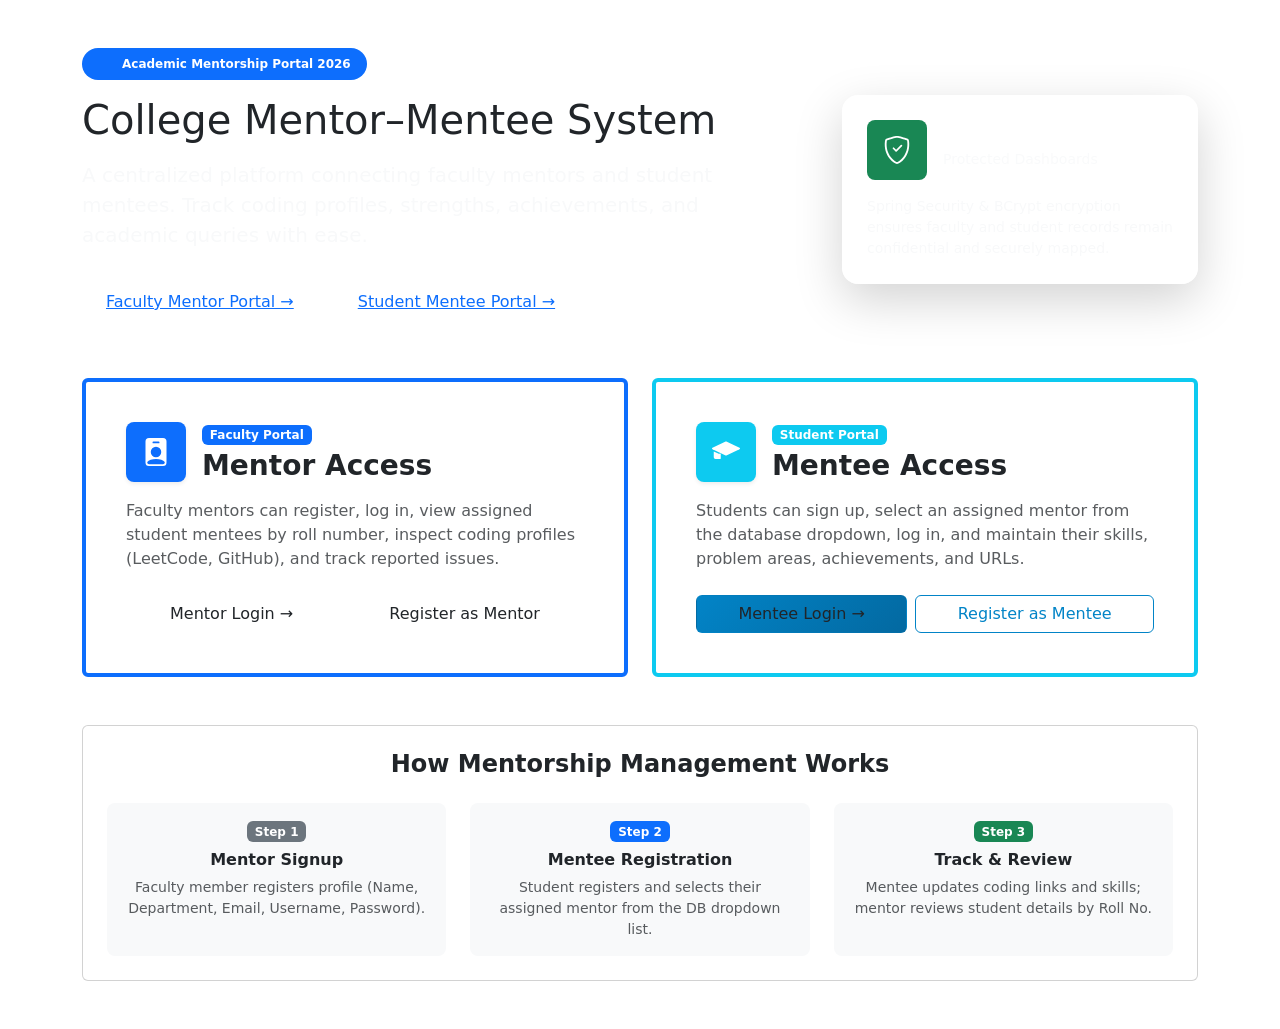
<file: target/classes/templates/index.html>
<!DOCTYPE html>
<html xmlns:th="http://www.thymeleaf.org">
<head>
    <meta charset="UTF-8">
    <meta name="viewport" content="width=device-width, initial-scale=1.0">
    <title>Mentor-Mentee Management System | Academic Portal</title>
    <!-- Bootstrap 5 CSS -->
    <link href="https://cdn.jsdelivr.net/npm/bootstrap@5.3.2/dist/css/bootstrap.min.css" rel="stylesheet">
    <!-- Custom Design System CSS -->
    <link th:href="@{/css/style.css}" rel="stylesheet">
</head>
<body>

    <!-- Navbar Fragment -->
    <div th:replace="~{fragments/navbar :: navbar}"></div>

    <main class="container my-5">

        <!-- Hero Banner -->
        <div class="hero-wrapper mb-5 position-relative">
            <div class="row align-items-center">
                <div class="col-lg-8">
                    <span class="badge bg-primary text-white px-3 py-2 rounded-pill fw-bold mb-3 d-inline-flex align-items-center gap-2">
                        <span class="spinner-grow spinner-grow-sm" role="status"></span>
                        Academic Mentorship Portal 2026
                    </span>
                    <h1 class="hero-title mb-3">College Mentor–Mentee System</h1>
                    <p class="lead text-light opacity-90 mb-4" style="max-width: 680px;">
                        A centralized platform connecting faculty mentors and student mentees. Track coding profiles, strengths, achievements, and academic queries with ease.
                    </p>

                    <!-- Quick Navigation Action Buttons -->
                    <div class="d-flex flex-wrap gap-3">
                        <a th:href="@{/mentor/login}" class="nav-pill-btn nav-pill-btn-primary px-4 py-3 fs-6">
                            Faculty Mentor Portal &rarr;
                        </a>
                        <a th:href="@{/mentee/login}" class="nav-pill-btn nav-pill-btn-outline px-4 py-3 fs-6">
                            Student Mentee Portal &rarr;
                        </a>
                    </div>
                </div>

                <div class="col-lg-4 d-none d-lg-block text-center position-relative">
                    <div class="p-4 rounded-4 bg-white bg-opacity-10 backdrop-blur border border-white border-opacity-20 shadow-lg text-start">
                        <div class="d-flex align-items-center gap-3 mb-3">
                            <div class="bg-success text-white p-3 rounded-3">
                                <svg xmlns="http://www.w3.org/2000/svg" width="28" height="28" fill="currentColor" class="bi bi-shield-check" viewBox="0 0 16 16">
                                    <path d="M5.338 1.59a61.44 61.44 0 0 0-2.837.856.481.481 0 0 0-.328.39c-.554 4.157.726 7.19 2.253 9.188a10.725 10.725 0 0 0 2.287 2.233c.346.244.652.42.893.533.12.057.218.095.293.118a.55.55 0 0 0 .101.025.615.615 0 0 0 .1-.025c.076-.023.174-.061.294-.118.24-.113.547-.29.893-.533a10.726 10.726 0 0 0 2.287-2.233c1.527-1.997 2.807-5.031 2.253-9.188a.48.48 0 0 0-.328-.39c-.651-.213-1.75-.56-2.837-.855C9.552 1.29 8.531 1.067 8 1.067c-.53 0-1.552.223-2.662.524zM5.072.56C6.157.265 7.31 0 8 0s1.843.265 2.928.56c1.11.3 2.229.655 2.887.87a1.5 1.5 0 0 1 1.044 1.262c.596 4.477-.787 7.795-2.465 9.99a11.775 11.775 0 0 1-2.517 2.453 7.159 7.159 0 0 1-1.048.625c-.28.132-.581.24-.829.24s-.548-.108-.829-.24a7.158 7.158 0 0 1-1.048-.625 11.777 11.777 0 0 1-2.517-2.453C1.928 10.487.545 7.169 1.141 2.692A1.5 1.5 0 0 1 2.185 1.43C2.844 1.215 3.962.86 5.072.56z"/>
                                    <path d="M10.854 5.146a.5.5 0 0 1 0 .708l-3 3a.5.5 0 0 1-.708 0l-1.5-1.5a.5.5 0 1 1 .708-.708L7.5 7.793l2.646-2.647a.5.5 0 0 1 .708 0z"/>
                                </svg>
                            </div>
                            <div>
                                <h6 class="fw-bold text-white mb-0">Role Security</h6>
                                <small class="text-light opacity-75">Protected Dashboards</small>
                            </div>
                        </div>
                        <p class="small text-light opacity-80 mb-0">
                            Spring Security & BCrypt encryption ensures faculty and student records remain confidential and securely mapped.
                        </p>
                    </div>
                </div>
            </div>
        </div>

        <!-- Role Action Cards Grid -->
        <div class="row g-4 mb-5">
            <!-- Faculty Mentor Card -->
            <div class="col-md-6">
                <div class="card custom-card h-100 p-4 border-top border-primary border-4">
                    <div class="card-body d-flex flex-column">
                        <div class="d-flex align-items-center gap-3 mb-3">
                            <span class="bg-primary text-white rounded-3 p-3 d-inline-flex align-items-center justify-content-center shadow-sm" style="width: 60px; height: 60px;">
                                <svg xmlns="http://www.w3.org/2000/svg" width="30" height="30" fill="currentColor" class="bi bi-person-badge-fill" viewBox="0 0 16 16">
                                    <path d="M2 2a2 2 0 0 1 2-2h8a2 2 0 0 1 2 2v12a2 2 0 0 1-2 2H4a2 2 0 0 1-2-2V2zm4.5 0a.5.5 0 0 0 0 1h3a.5.5 0 0 0 0-1h-3zM8 11a3 3 0 1 0 0-6 3 3 0 0 0 0 6zm5 2.755C12.196 12.46 10.24 12 8 12s-4.196.46-5 1.755V14a1 1 0 0 0 1 1h8a1 1 0 0 0 1-1v-.245z"/>
                                </svg>
                            </span>
                            <div>
                                <span class="badge bg-primary text-white font-weight-bold mb-1">Faculty Portal</span>
                                <h3 class="fw-bold text-dark mb-0">Mentor Access</h3>
                            </div>
                        </div>

                        <p class="text-muted mb-4">
                            Faculty mentors can register, log in, view assigned student mentees by roll number, inspect coding profiles (LeetCode, GitHub), and track reported issues.
                        </p>

                        <!-- Action Navigation Buttons -->
                        <div class="mt-auto d-flex gap-2">
                            <a th:href="@{/mentor/login}" class="btn btn-primary-custom flex-grow-1 text-center">
                                Mentor Login &rarr;
                            </a>
                            <a th:href="@{/mentor/signup}" class="btn btn-outline-custom flex-grow-1 text-center">
                                Register as Mentor
                            </a>
                        </div>
                    </div>
                </div>
            </div>

            <!-- Student Mentee Card -->
            <div class="col-md-6">
                <div class="card custom-card h-100 p-4 border-top border-info border-4">
                    <div class="card-body d-flex flex-column">
                        <div class="d-flex align-items-center gap-3 mb-3">
                            <span class="bg-info text-white rounded-3 p-3 d-inline-flex align-items-center justify-content-center shadow-sm" style="width: 60px; height: 60px;">
                                <svg xmlns="http://www.w3.org/2000/svg" width="30" height="30" fill="currentColor" class="bi bi-mortarboard-fill" viewBox="0 0 16 16">
                                    <path d="M8.211 2.047a.5.5 0 0 0-.422 0l-7.5 3.5a.5.5 0 0 0 0 .906l7.5 3.5a.5.5 0 0 0 .422 0l7.5-3.5a.5.5 0 0 0 0-.906l-7.5-3.5z"/>
                                    <path d="M4.179 9.129 1 7.643V11a1 1 0 0 0 1 1h2.5a.5.5 0 0 0 .5-.5V9.349a.5.5 0 0 0-.821-.38z"/>
                                </svg>
                            </span>
                            <div>
                                <span class="badge bg-info text-white font-weight-bold mb-1">Student Portal</span>
                                <h3 class="fw-bold text-dark mb-0">Mentee Access</h3>
                            </div>
                        </div>

                        <p class="text-muted mb-4">
                            Students can sign up, select an assigned mentor from the database dropdown, log in, and maintain their skills, problem areas, achievements, and URLs.
                        </p>

                        <!-- Action Navigation Buttons -->
                        <div class="mt-auto d-flex gap-2">
                            <a th:href="@{/mentee/login}" class="btn btn-primary-custom flex-grow-1 text-center" style="background: linear-gradient(135deg, #0284c7 0%, #0369a1 100%);">
                                Mentee Login &rarr;
                            </a>
                            <a th:href="@{/mentee/signup}" class="btn btn-outline-custom flex-grow-1 text-center" style="border-color: #0284c7; color: #0284c7;">
                                Register as Mentee
                            </a>
                        </div>
                    </div>
                </div>
            </div>
        </div>

        <!-- Workflow Step Banner -->
        <div class="card custom-card p-4 text-center">
            <h4 class="fw-bold text-dark mb-4">How Mentorship Management Works</h4>
            <div class="row g-4">
                <div class="col-md-4">
                    <div class="p-3 bg-light rounded-3 h-100">
                        <div class="badge bg-secondary mb-2">Step 1</div>
                        <h6 class="fw-bold text-dark">Mentor Signup</h6>
                        <p class="small text-muted mb-0">Faculty member registers profile (Name, Department, Email, Username, Password).</p>
                    </div>
                </div>
                <div class="col-md-4">
                    <div class="p-3 bg-light rounded-3 h-100">
                        <div class="badge bg-primary mb-2">Step 2</div>
                        <h6 class="fw-bold text-dark">Mentee Registration</h6>
                        <p class="small text-muted mb-0">Student registers and selects their assigned mentor from the DB dropdown list.</p>
                    </div>
                </div>
                <div class="col-md-4">
                    <div class="p-3 bg-light rounded-3 h-100">
                        <div class="badge bg-success mb-2">Step 3</div>
                        <h6 class="fw-bold text-dark">Track & Review</h6>
                        <p class="small text-muted mb-0">Mentee updates coding links and skills; mentor reviews student details by Roll No.</p>
                    </div>
                </div>
            </div>
        </div>
    </main>

    <!-- Footer Fragment -->
    <div th:replace="~{fragments/footer :: footer}"></div>

    <!-- Bootstrap 5 JS -->
    <script src="https://cdn.jsdelivr.net/npm/bootstrap@5.3.2/dist/js/bootstrap.bundle.min.js"></script>
    <script th:src="@{/js/script.js}"></script>
</body>
</html>
</file>
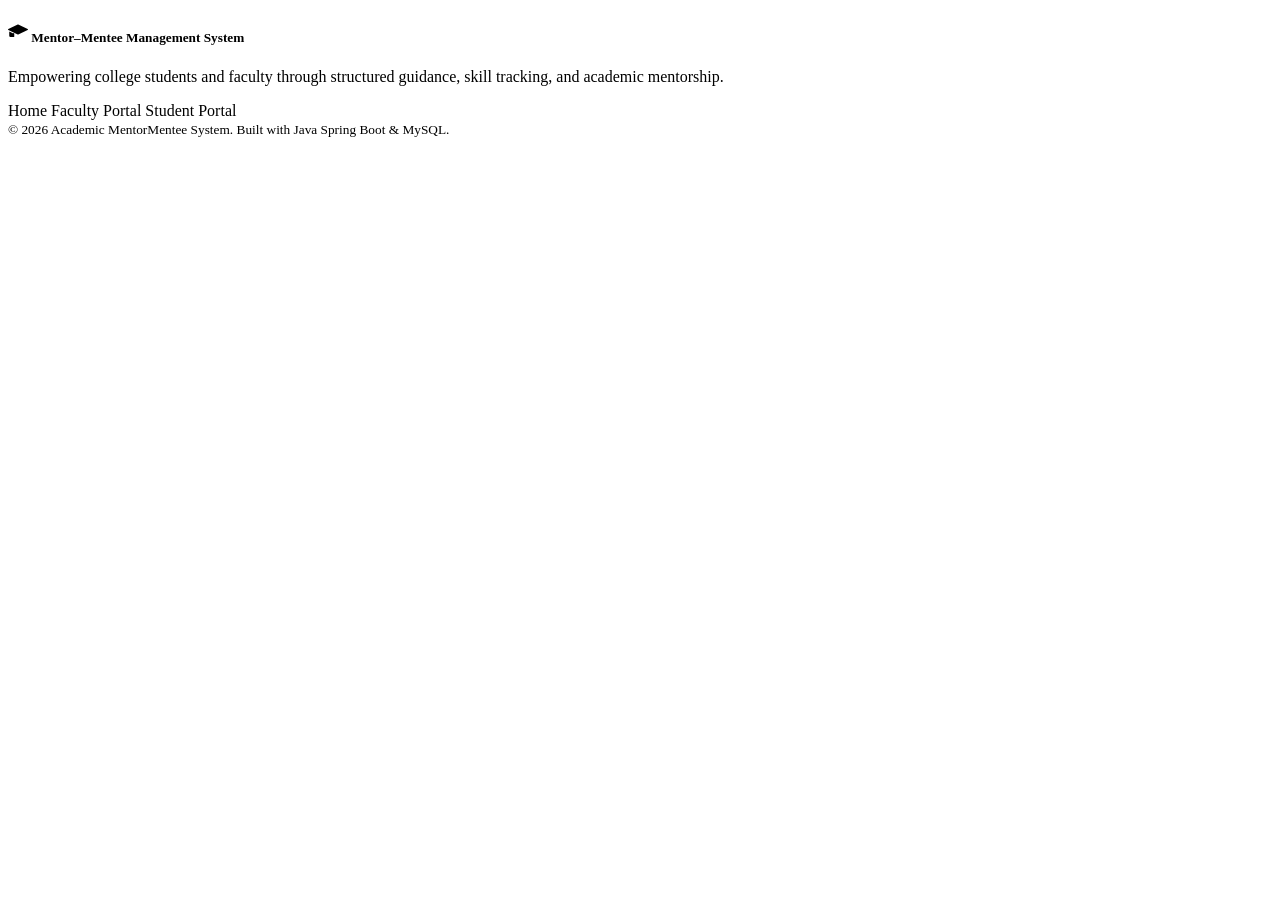
<file: target/classes/templates/fragments/footer.html>
<!DOCTYPE html>
<html xmlns:th="http://www.thymeleaf.org">
<head></head>
<body>
<footer th:fragment="footer" class="mt-auto">
    <div class="container py-4">
        <div class="row g-4 align-items-center">
            <div class="col-md-6 text-center text-md-start">
                <h5 class="fw-bold text-white mb-2 d-flex align-items-center gap-2 justify-content-center justify-content-md-start">
                    <svg xmlns="http://www.w3.org/2000/svg" width="20" height="20" fill="currentColor" class="bi bi-mortarboard-fill text-primary" viewBox="0 0 16 16">
                        <path d="M8.211 2.047a.5.5 0 0 0-.422 0l-7.5 3.5a.5.5 0 0 0 0 .906l7.5 3.5a.5.5 0 0 0 .422 0l7.5-3.5a.5.5 0 0 0 0-.906l-7.5-3.5z"/>
                        <path d="M4.179 9.129 1 7.643V11a1 1 0 0 0 1 1h2.5a.5.5 0 0 0 .5-.5V9.349a.5.5 0 0 0-.821-.38z"/>
                    </svg>
                    Mentor–Mentee Management System
                </h5>
                <p class="small text-muted mb-0">Empowering college students and faculty through structured guidance, skill tracking, and academic mentorship.</p>
            </div>
            <div class="col-md-6 text-center text-md-end">
                <div class="d-flex gap-3 justify-content-center justify-content-md-end flex-wrap mb-2">
                    <a th:href="@{/}" class="text-light text-decoration-none small hover-sky">Home</a>
                    <a th:href="@{/mentor/login}" class="text-light text-decoration-none small hover-sky">Faculty Portal</a>
                    <a th:href="@{/mentee/login}" class="text-light text-decoration-none small hover-sky">Student Portal</a>
                </div>
                <small class="text-secondary opacity-75">&copy; 2026 Academic MentorMentee System. Built with Java Spring Boot & MySQL.</small>
            </div>
        </div>
    </div>
</footer>
</body>
</html>
</file>
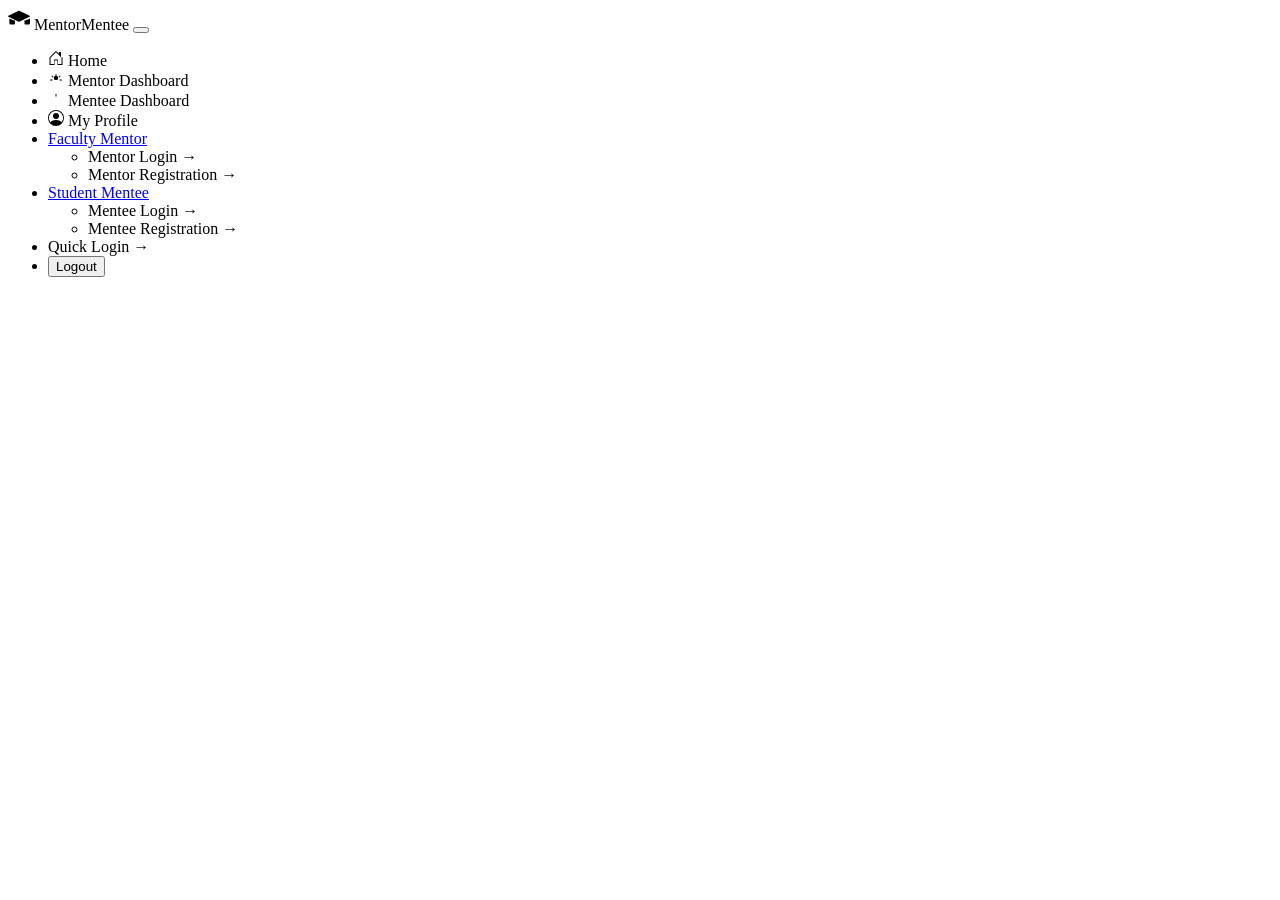
<file: target/classes/templates/fragments/navbar.html>
<!DOCTYPE html>
<html xmlns:th="http://www.thymeleaf.org"
      xmlns:sec="http://www.thymeleaf.org/extras/spring-security">
<head></head>
<body>
<nav th:fragment="navbar" class="navbar navbar-expand-lg navbar-dark navbar-custom py-3 sticky-top">
    <div class="container">
        <!-- Brand Logo & Title -->
        <a class="navbar-brand d-flex align-items-center gap-2" th:href="@{/}">
            <span class="bg-primary text-white rounded-3 p-2 d-inline-flex align-items-center justify-content-center shadow-sm" style="width: 38px; height: 38px;">
                <svg xmlns="http://www.w3.org/2000/svg" width="22" height="22" fill="currentColor" class="bi bi-mortarboard-fill" viewBox="0 0 16 16">
                    <path d="M8.211 2.047a.5.5 0 0 0-.422 0l-7.5 3.5a.5.5 0 0 0 0 .906l7.5 3.5a.5.5 0 0 0 .422 0l7.5-3.5a.5.5 0 0 0 0-.906l-7.5-3.5z"/>
                    <path d="M4.179 9.129 1 7.643V11a1 1 0 0 0 1 1h2.5a.5.5 0 0 0 .5-.5V9.349a.5.5 0 0 0-.821-.38z"/>
                    <path d="M12.821 9.129 16 7.643V11a1 1 0 0 1-1 1h-2.5a.5.5 0 0 1-.5-.5V9.349a.5.5 0 0 1 .821-.38z"/>
                </svg>
            </span>
            <span>MentorMentee</span>
        </a>

        <!-- Mobile Toggler -->
        <button class="navbar-toggler border-0 shadow-none" type="button" data-bs-toggle="collapse" data-bs-target="#navbarNav">
            <span class="navbar-toggler-icon"></span>
        </button>

        <!-- Navbar Links & Navigation Buttons -->
        <div class="collapse navbar-collapse" id="navbarNav">
            <ul class="navbar-nav ms-auto align-items-lg-center gap-lg-2">
                <!-- Home Link -->
                <li class="nav-item">
                    <a class="nav-link" th:href="@{/}" th:classappend="${#httpServletRequest != null and #httpServletRequest.requestURI == '/' ? 'active' : ''}">
                        <svg xmlns="http://www.w3.org/2000/svg" width="16" height="16" fill="currentColor" class="bi bi-house-door me-1" viewBox="0 0 16 16">
                            <path d="M8.354 1.146a.5.5 0 0 0-.708 0l-6 6A.5.5 0 0 0 1.5 7.5v7a.5.5 0 0 0 .5.5h4a.5.5 0 0 0 .5-.5v-4h3v4a.5.5 0 0 0 .5.5h4a.5.5 0 0 0 .5-.5v-7a.5.5 0 0 0-.146-.354L13 7.5V2.5a.5.5 0 0 0-.5-.5h-1a.5.5 0 0 0-.5.5v1.293L8.354 1.146zM2.5 14V7.707l5.5-5.5 5.5 5.5V14H10v-4a.5.5 0 0 0-.5-.5h-3a.5.5 0 0 0-.5.5v4H2.5z"/>
                        </svg>
                        Home
                    </a>
                </li>

                <!-- Mentor authenticated navigation -->
                <li class="nav-item" sec:authorize="hasAuthority('ROLE_MENTOR')">
                    <a class="nav-link text-info fw-bold" th:href="@{/mentor/dashboard}">
                        <svg xmlns="http://www.w3.org/2000/svg" width="16" height="16" fill="currentColor" class="bi bi-speedometer2 me-1" viewBox="0 0 16 16">
                            <path d="M8 4a.5.5 0 0 1 .5.5V6a.5.5 0 0 1-1 0V4.5A.5.5 0 0 1 8 4zM3.732 5.732a.5.5 0 0 1 .707 0l.915.914a.5.5 0 1 1-.708.708l-.914-.915a.5.5 0 0 1 0-.707zM2 10a.5.5 0 0 1 .5-.5h1.586a.5.5 0 0 1 0 1H2.5A.5.5 0 0 1 2 10zm9.5 0a.5.5 0 0 1 .5-.5h1.5a.5.5 0 0 1 0 1H12a.5.5 0 0 1-.5-.5zm.754-4.268a.5.5 0 0 1 0 .707l-.914.915a.5.5 0 1 1-.707-.708l.914-.914a.5.5 0 0 1 .707 0zM8 10a2 2 0 1 0 0-4 2 2 0 0 0 0 4z"/>
                            <path d="M10 8a2 2 0 1 1-4 0 2 2 0 0 1 4 0z"/>
                        </svg>
                        Mentor Dashboard
                    </a>
                </li>

                <!-- Mentee authenticated navigation -->
                <li class="nav-item" sec:authorize="hasAuthority('ROLE_MENTEE')">
                    <a class="nav-link text-info fw-bold" th:href="@{/mentee/dashboard}">
                        <svg xmlns="http://www.w3.org/2000/svg" width="16" height="16" fill="currentColor" class="bi bi-speedometer2 me-1" viewBox="0 0 16 16">
                            <path d="M8 4a.5.5 0 0 1 .5.5V6a.5.5 0 0 1-1 0V4.5A.5.5 0 0 1 8 4z"/>
                        </svg>
                        Mentee Dashboard
                    </a>
                </li>
                <li class="nav-item" sec:authorize="hasAuthority('ROLE_MENTEE')">
                    <a class="nav-link" th:href="@{/mentee/profile}">
                        <svg xmlns="http://www.w3.org/2000/svg" width="16" height="16" fill="currentColor" class="bi bi-person-circle me-1" viewBox="0 0 16 16">
                            <path d="M11 6a3 3 0 1 1-6 0 3 3 0 0 1 6 0z"/>
                            <path fill-rule="evenodd" d="M0 8a8 8 0 1 1 16 0A8 8 0 0 1 0 8zm8-7a7 7 0 0 0-5.468 11.37C3.242 11.226 4.805 10 8 10s4.757 1.225 5.468 2.37A7 7 0 0 0 8 1z"/>
                        </svg>
                        My Profile
                    </a>
                </li>

                <!-- Anonymous Quick Access Dropdowns -->
                <li class="nav-item dropdown" sec:authorize="isAnonymous()">
                    <a class="nav-link dropdown-toggle" href="#" id="mentorMenu" role="button" data-bs-toggle="dropdown">
                        Faculty Mentor
                    </a>
                    <ul class="dropdown-menu dropdown-menu-dark border-0 shadow-lg" aria-labelledby="mentorMenu">
                        <li><a class="dropdown-item py-2" th:href="@{/mentor/login}">Mentor Login &rarr;</a></li>
                        <li><a class="dropdown-item py-2" th:href="@{/mentor/signup}">Mentor Registration &rarr;</a></li>
                    </ul>
                </li>
                <li class="nav-item dropdown" sec:authorize="isAnonymous()">
                    <a class="nav-link dropdown-toggle" href="#" id="menteeMenu" role="button" data-bs-toggle="dropdown">
                        Student Mentee
                    </a>
                    <ul class="dropdown-menu dropdown-menu-dark border-0 shadow-lg" aria-labelledby="menteeMenu">
                        <li><a class="dropdown-item py-2" th:href="@{/mentee/login}">Mentee Login &rarr;</a></li>
                        <li><a class="dropdown-item py-2" th:href="@{/mentee/signup}">Mentee Registration &rarr;</a></li>
                    </ul>
                </li>

                <!-- Direct Action Buttons -->
                <li class="nav-item ms-lg-2 mt-2 mt-lg-0" sec:authorize="isAnonymous()">
                    <a th:href="@{/mentee/login}" class="nav-pill-btn nav-pill-btn-primary">
                        Quick Login &rarr;
                    </a>
                </li>

                <!-- Authenticated Logout -->
                <li class="nav-item ms-lg-2" sec:authorize="isAuthenticated()">
                    <form th:action="@{/logout}" method="post" class="d-inline">
                        <button type="submit" class="btn btn-outline-light btn-sm rounded-pill px-3 py-1 fw-bold">
                            Logout
                        </button>
                    </form>
                </li>
            </ul>
        </div>
    </div>
</nav>
</body>
</html>
</file>
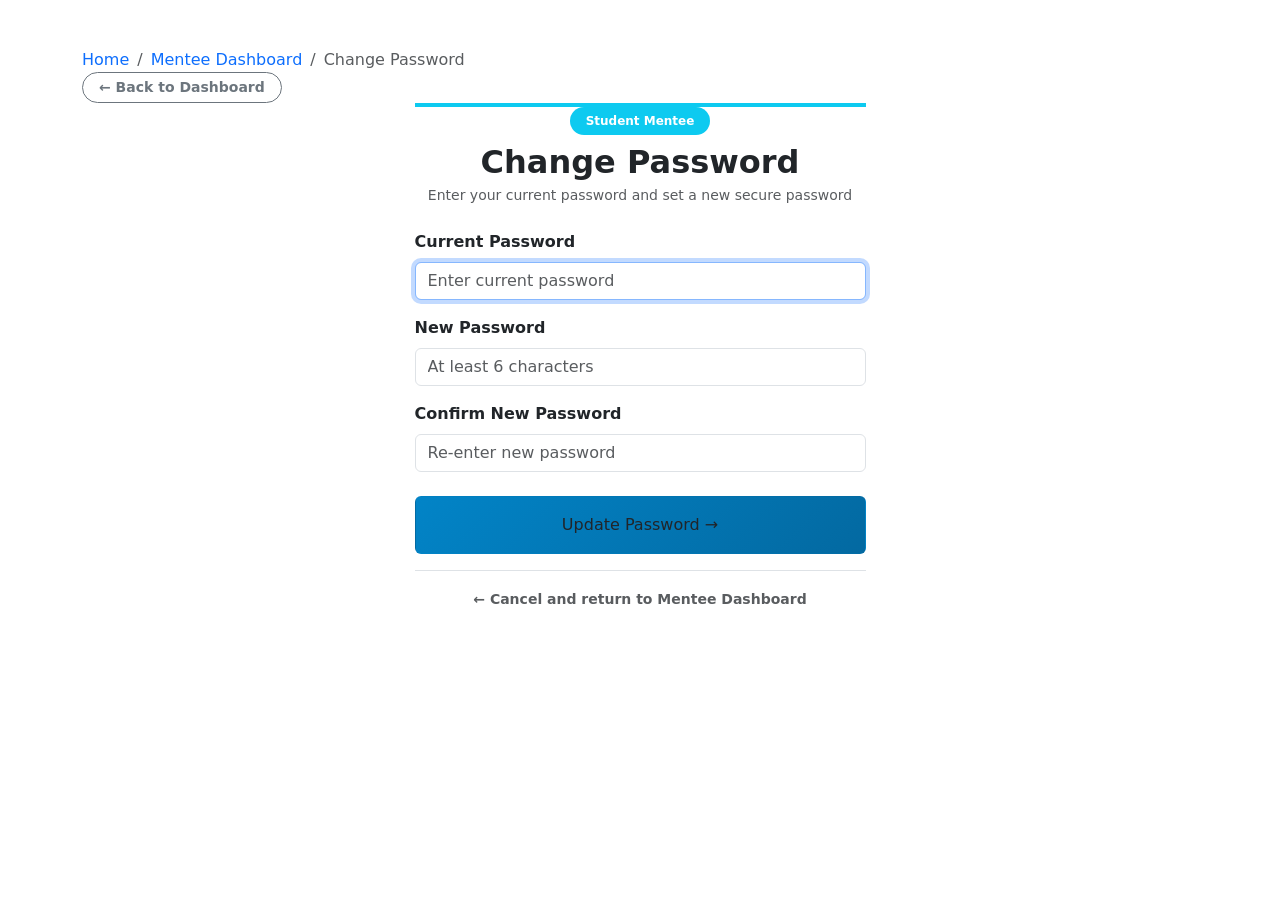
<file: target/classes/templates/mentee/change-password.html>
<!DOCTYPE html>
<html xmlns:th="http://www.thymeleaf.org">
<head>
    <meta charset="UTF-8">
    <meta name="viewport" content="width=device-width, initial-scale=1.0">
    <title>Change Password - Student Mentee Portal</title>
    <!-- Bootstrap 5 CSS -->
    <link href="https://cdn.jsdelivr.net/npm/bootstrap@5.3.2/dist/css/bootstrap.min.css" rel="stylesheet">
    <!-- Custom CSS -->
    <link th:href="@{/css/style.css}" rel="stylesheet">
</head>
<body>

    <!-- Navbar Fragment -->
    <div th:replace="~{fragments/navbar :: navbar}"></div>

    <main class="container my-5">
        
        <!-- Navigation Breadcrumb Toolbar -->
        <div class="quick-toolbar">
            <nav aria-label="breadcrumb" class="mb-0">
                <ol class="breadcrumb mb-0">
                    <li class="breadcrumb-item"><a th:href="@{/}" class="text-decoration-none">Home</a></li>
                    <li class="breadcrumb-item"><a th:href="@{/mentee/dashboard}" class="text-decoration-none">Mentee Dashboard</a></li>
                    <li class="breadcrumb-item active" aria-current="page">Change Password</li>
                </ol>
            </nav>
            <div>
                <a th:href="@{/mentee/dashboard}" class="btn btn-outline-secondary btn-sm fw-bold rounded-pill px-3">
                    &larr; Back to Dashboard
                </a>
            </div>
        </div>

        <div class="row justify-content-center">
            <div class="col-md-6 col-lg-5">
                <div class="form-card border-top border-info border-4">
                    <div class="text-center mb-4">
                        <span class="badge bg-info px-3 py-2 rounded-pill font-weight-bold mb-2">Student Mentee</span>
                        <h2 class="fw-bold text-dark mb-1">Change Password</h2>
                        <p class="text-muted small mb-0">Enter your current password and set a new secure password</p>
                    </div>

                    <form th:action="@{/mentee/change-password}" th:object="${changePasswordDto}" method="post">
                        
                        <div class="mb-3">
                            <label for="oldPassword" class="form-label fw-bold text-dark">Current Password</label>
                            <input type="password" th:field="*{oldPassword}" class="form-control" id="oldPassword" placeholder="Enter current password" required autofocus>
                            <div class="text-danger small mt-1" th:if="${#fields.hasErrors('oldPassword')}" th:errors="*{oldPassword}"></div>
                        </div>

                        <div class="mb-3">
                            <label for="password" class="form-label fw-bold text-dark">New Password</label>
                            <input type="password" th:field="*{newPassword}" class="form-control" id="password" placeholder="At least 6 characters" required>
                            <div class="text-danger small mt-1" th:if="${#fields.hasErrors('newPassword')}" th:errors="*{newPassword}"></div>
                        </div>

                        <div class="mb-4">
                            <label for="confirmPassword" class="form-label fw-bold text-dark">Confirm New Password</label>
                            <input type="password" th:field="*{confirmNewPassword}" class="form-control" id="confirmPassword" placeholder="Re-enter new password" required>
                            <div id="passwordMatchHint" class="form-text"></div>
                            <div class="text-danger small mt-1" th:if="${#fields.hasErrors('confirmNewPassword')}" th:errors="*{confirmNewPassword}"></div>
                        </div>

                        <button type="submit" class="btn btn-primary-custom w-100 py-3 fs-6 mb-3" style="background: linear-gradient(135deg, #0284c7 0%, #0369a1 100%);">
                            Update Password &rarr;
                        </button>
                    </form>

                    <div class="text-center border-top pt-3">
                        <a th:href="@{/mentee/dashboard}" class="text-muted small text-decoration-none fw-semibold">
                            &larr; Cancel and return to Mentee Dashboard
                        </a>
                    </div>
                </div>
            </div>
        </div>
    </main>

    <!-- Footer Fragment -->
    <div th:replace="~{fragments/footer :: footer}"></div>

    <!-- Bootstrap 5 JS -->
    <script src="https://cdn.jsdelivr.net/npm/bootstrap@5.3.2/dist/js/bootstrap.bundle.min.js"></script>
    <script th:src="@{/js/script.js}"></script>
</body>
</html>
</file>
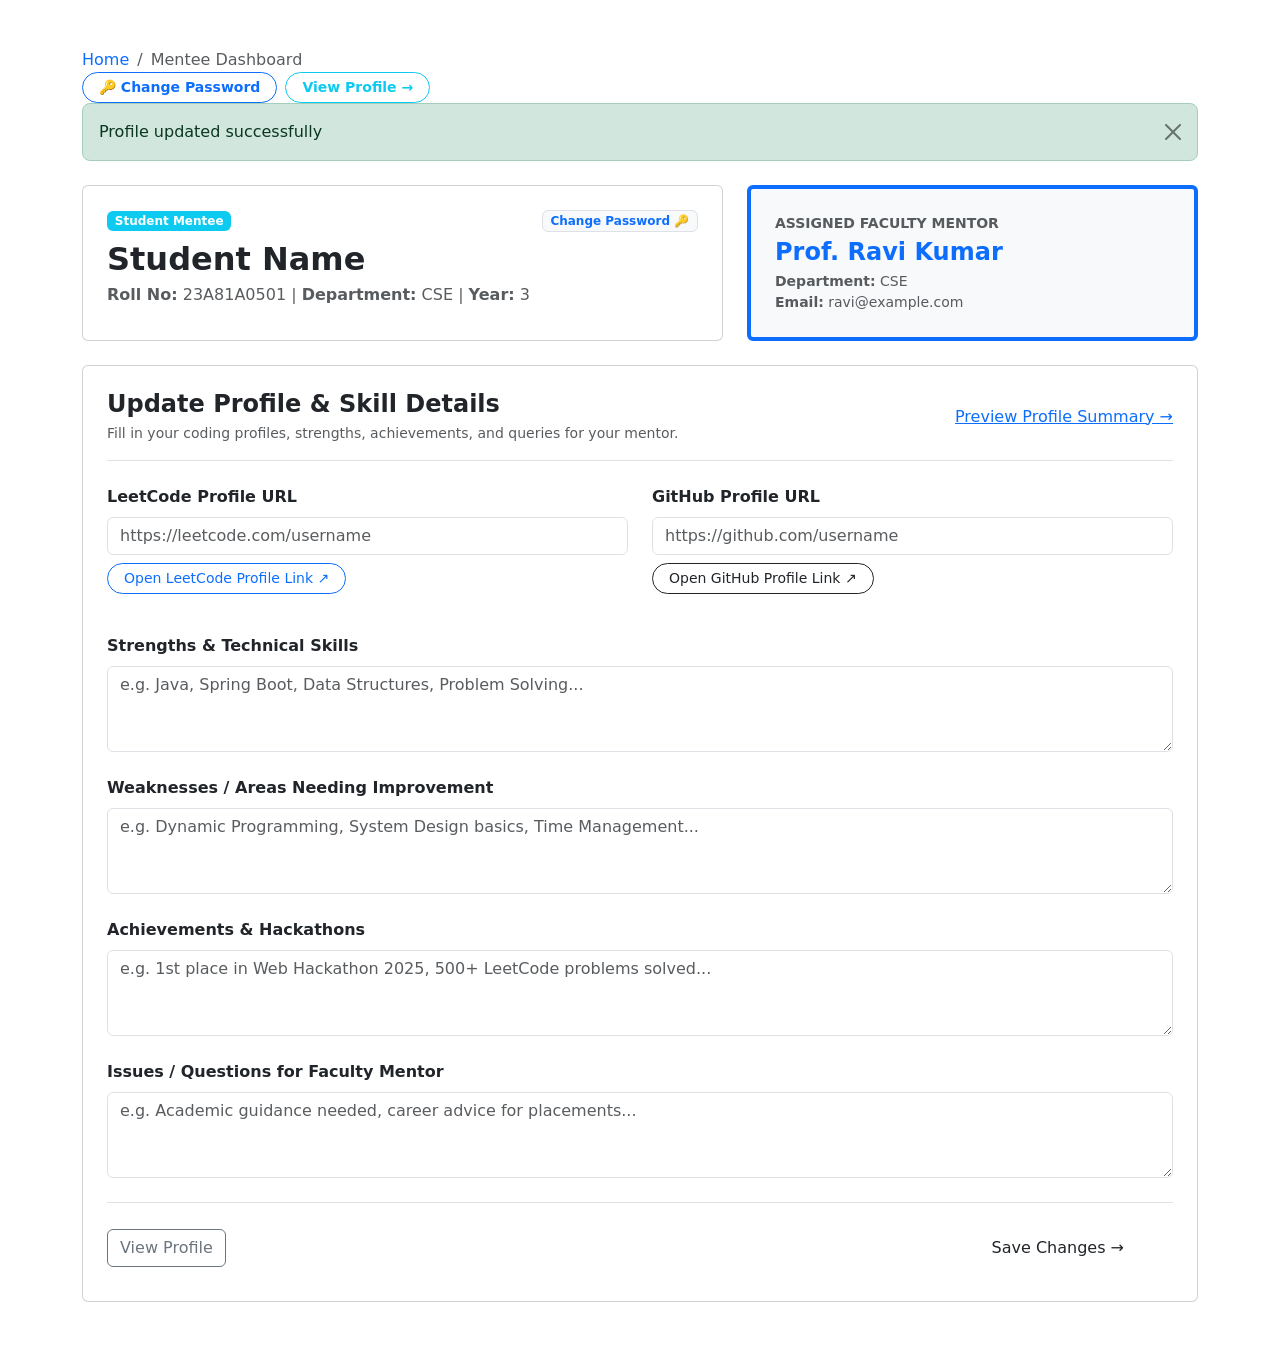
<file: target/classes/templates/mentee/dashboard.html>
<!DOCTYPE html>
<html xmlns:th="http://www.thymeleaf.org">
<head>
    <meta charset="UTF-8">
    <meta name="viewport" content="width=device-width, initial-scale=1.0">
    <title>Mentee Dashboard - Mentor Mentee Management System</title>
    <!-- Bootstrap 5 CSS -->
    <link href="https://cdn.jsdelivr.net/npm/bootstrap@5.3.2/dist/css/bootstrap.min.css" rel="stylesheet">
    <!-- Custom CSS -->
    <link th:href="@{/css/style.css}" rel="stylesheet">
</head>
<body>

    <!-- Navbar Fragment -->
    <div th:replace="~{fragments/navbar :: navbar}"></div>

    <main class="container my-5">

        <!-- Navigation Breadcrumb Toolbar -->
        <div class="quick-toolbar">
            <nav aria-label="breadcrumb" class="mb-0">
                <ol class="breadcrumb mb-0">
                    <li class="breadcrumb-item"><a th:href="@{/}" class="text-decoration-none">Home</a></li>
                    <li class="breadcrumb-item active" aria-current="page">Mentee Dashboard</li>
                </ol>
            </nav>
            <div class="d-flex gap-2">
                <a th:href="@{/mentee/change-password}" class="btn btn-outline-primary btn-sm fw-bold rounded-pill px-3">
                    🔑 Change Password
                </a>
                <a th:href="@{/mentee/profile}" class="btn btn-outline-info btn-sm fw-bold rounded-pill px-3">
                    View Profile &rarr;
                </a>
            </div>
        </div>

        <!-- Success Alert -->
        <div th:if="${successMessage}" class="alert alert-success alert-dismissible fade show rounded-3 mb-4" role="alert">
            <span th:text="${successMessage}">Profile updated successfully</span>
            <button type="button" class="btn-close" data-bs-dismiss="alert" aria-label="Close"></button>
        </div>

        <!-- Header Row -->
        <div class="row g-4 mb-4">
            <!-- Mentee Info Summary -->
            <div class="col-md-7">
                <div class="card custom-card p-4 h-100">
                    <div class="d-flex justify-content-between align-items-center mb-2">
                        <span class="badge bg-info badge-role">Student Mentee</span>
                        <a th:href="@{/mentee/change-password}" class="badge bg-light text-primary border text-decoration-none">Change Password 🔑</a>
                    </div>
                    <h2 class="fw-bold text-dark mb-1" th:text="${mentee.name}">Student Name</h2>
                    <p class="text-muted mb-0">
                        <strong>Roll No:</strong> <span th:text="${mentee.rollNo}">23A81A0501</span> | 
                        <strong>Department:</strong> <span th:text="${mentee.department}">CSE</span> | 
                        <strong>Year:</strong> <span th:text="${mentee.year}">3</span>
                    </p>
                </div>
            </div>

            <!-- Assigned Mentor Card -->
            <div class="col-md-5">
                <div class="card custom-card p-4 h-100 border-start border-primary border-4 bg-light">
                    <small class="text-muted fw-bold text-uppercase d-block mb-1">Assigned Faculty Mentor</small>
                    <h4 class="fw-bold text-primary mb-1" th:text="${mentee.mentor.name}">Prof. Ravi Kumar</h4>
                    <p class="text-muted mb-0 small">
                        <strong>Department:</strong> <span th:text="${mentee.mentor.department}">CSE</span><br>
                        <strong>Email:</strong> <span th:text="${mentee.mentor.email}">ravi@example.com</span>
                    </p>
                </div>
            </div>
        </div>

        <!-- Editable Form Section -->
        <div class="card custom-card p-4">
            <div class="d-flex flex-column flex-md-row align-items-md-center justify-content-between gap-3 mb-4 border-bottom pb-3">
                <div>
                    <h4 class="fw-bold text-dark mb-1">Update Profile & Skill Details</h4>
                    <p class="text-muted small mb-0">Fill in your coding profiles, strengths, achievements, and queries for your mentor.</p>
                </div>
                <div class="d-flex gap-2">
                    <a th:href="@{/mentee/profile}" class="nav-pill-btn nav-pill-btn-outline py-2">
                        Preview Profile Summary &rarr;
                    </a>
                </div>
            </div>

            <form th:action="@{/mentee/update}" th:object="${menteeUpdateDto}" method="post">
                
                <!-- Links Row -->
                <div class="row mb-4">
                    <div class="col-md-6 mb-3">
                        <label for="leetcodeUrl" class="form-label fw-bold text-dark">LeetCode Profile URL</label>
                        <input type="url" th:field="*{leetcodeUrl}" class="form-control" id="leetcodeUrl" placeholder="https://leetcode.com/username">
                        <div th:if="${not #strings.isEmpty(menteeUpdateDto.leetcodeUrl)}" class="mt-2">
                            <a th:href="${menteeUpdateDto.leetcodeUrl}" target="_blank" rel="noopener noreferrer" class="btn btn-sm btn-outline-primary py-1 px-3 rounded-pill">
                                Open LeetCode Profile Link &nearr;
                            </a>
                        </div>
                    </div>

                    <div class="col-md-6 mb-3">
                        <label for="githubUrl" class="form-label fw-bold text-dark">GitHub Profile URL</label>
                        <input type="url" th:field="*{githubUrl}" class="form-control" id="githubUrl" placeholder="https://github.com/username">
                        <div th:if="${not #strings.isEmpty(menteeUpdateDto.githubUrl)}" class="mt-2">
                            <a th:href="${menteeUpdateDto.githubUrl}" target="_blank" rel="noopener noreferrer" class="btn btn-sm btn-outline-dark py-1 px-3 rounded-pill">
                                Open GitHub Profile Link &nearr;
                            </a>
                        </div>
                    </div>
                </div>

                <!-- Textareas -->
                <div class="mb-4">
                    <label for="strengths" class="form-label fw-bold text-dark">Strengths & Technical Skills</label>
                    <textarea th:field="*{strengths}" class="form-control" id="strengths" rows="3" placeholder="e.g. Java, Spring Boot, Data Structures, Problem Solving..."></textarea>
                </div>

                <div class="mb-4">
                    <label for="weaknesses" class="form-label fw-bold text-dark">Weaknesses / Areas Needing Improvement</label>
                    <textarea th:field="*{weaknesses}" class="form-control" id="weaknesses" rows="3" placeholder="e.g. Dynamic Programming, System Design basics, Time Management..."></textarea>
                </div>

                <div class="mb-4">
                    <label for="achievements" class="form-label fw-bold text-dark">Achievements & Hackathons</label>
                    <textarea th:field="*{achievements}" class="form-control" id="achievements" rows="3" placeholder="e.g. 1st place in Web Hackathon 2025, 500+ LeetCode problems solved..."></textarea>
                </div>

                <div class="mb-4">
                    <label for="issues" class="form-label fw-bold text-dark">Issues / Questions for Faculty Mentor</label>
                    <textarea th:field="*{issues}" class="form-control" id="issues" rows="3" placeholder="e.g. Academic guidance needed, career advice for placements..."></textarea>
                </div>

                <div class="d-flex justify-content-between align-items-center pt-3 border-top">
                    <a th:href="@{/mentee/profile}" class="btn btn-outline-secondary">
                        View Profile
                    </a>
                    <button type="submit" class="btn btn-primary-custom px-5 py-3 fs-6">
                        Save Changes &rarr;
                    </button>
                </div>
            </form>
        </div>
    </main>

    <!-- Footer Fragment -->
    <div th:replace="~{fragments/footer :: footer}"></div>

    <!-- Bootstrap 5 JS -->
    <script src="https://cdn.jsdelivr.net/npm/bootstrap@5.3.2/dist/js/bootstrap.bundle.min.js"></script>
    <script th:src="@{/js/script.js}"></script>
</body>
</html>
</file>
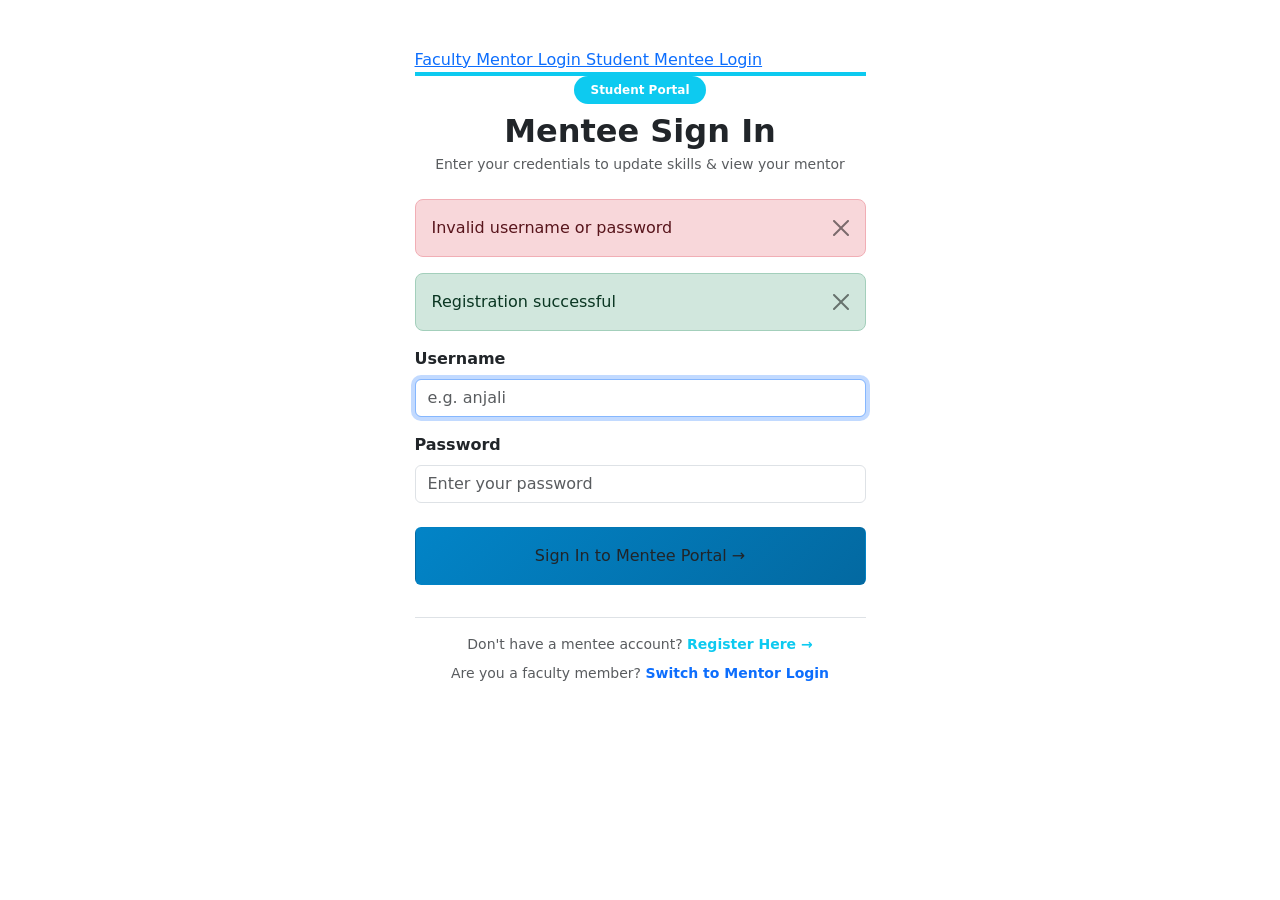
<file: target/classes/templates/mentee/login.html>
<!DOCTYPE html>
<html xmlns:th="http://www.thymeleaf.org">
<head>
    <meta charset="UTF-8">
    <meta name="viewport" content="width=device-width, initial-scale=1.0">
    <title>Mentee Login - Mentor Mentee Management System</title>
    <!-- Bootstrap 5 CSS -->
    <link href="https://cdn.jsdelivr.net/npm/bootstrap@5.3.2/dist/css/bootstrap.min.css" rel="stylesheet">
    <!-- Custom CSS -->
    <link th:href="@{/css/style.css}" rel="stylesheet">
</head>
<body>

    <!-- Navbar Fragment -->
    <div th:replace="~{fragments/navbar :: navbar}"></div>

    <main class="container my-5">
        <div class="row justify-content-center">
            <div class="col-md-6 col-lg-5">
                
                <!-- Role Switcher Navigation Bar -->
                <div class="role-toggle-tabs">
                    <a th:href="@{/mentor/login}" class="role-toggle-tab">
                        Faculty Mentor Login
                    </a>
                    <a th:href="@{/mentee/login}" class="role-toggle-tab active">
                        Student Mentee Login
                    </a>
                </div>

                <div class="form-card border-top border-info border-4">
                    <div class="text-center mb-4">
                        <span class="badge bg-info px-3 py-2 rounded-pill font-weight-bold mb-2">Student Portal</span>
                        <h2 class="fw-bold text-dark mb-1">Mentee Sign In</h2>
                        <p class="text-muted small mb-0">Enter your credentials to update skills & view your mentor</p>
                    </div>

                    <!-- Alerts -->
                    <div th:if="${errorMessage}" class="alert alert-danger alert-dismissible fade show rounded-3" role="alert">
                        <span th:text="${errorMessage}">Invalid username or password</span>
                        <button type="button" class="btn-close" data-bs-dismiss="alert" aria-label="Close"></button>
                    </div>

                    <div th:if="${successMessage}" class="alert alert-success alert-dismissible fade show rounded-3" role="alert">
                        <span th:text="${successMessage}">Registration successful</span>
                        <button type="button" class="btn-close" data-bs-dismiss="alert" aria-label="Close"></button>
                    </div>

                    <form th:action="@{/login}" method="post">
                        <!-- Hidden role field for success handler verification -->
                        <input type="hidden" name="loginType" value="mentee" />

                        <div class="mb-3">
                            <label for="username" class="form-label fw-bold text-dark">Username</label>
                            <input type="text" class="form-control" id="username" name="username" placeholder="e.g. anjali" required autofocus>
                        </div>

                        <div class="mb-4">
                            <label for="password" class="form-label fw-bold text-dark">Password</label>
                            <input type="password" class="form-control" id="password" name="password" placeholder="Enter your password" required>
                        </div>

                        <button type="submit" class="btn btn-primary-custom w-100 py-3 fs-6 mb-3" style="background: linear-gradient(135deg, #0284c7 0%, #0369a1 100%);">
                            Sign In to Mentee Portal &rarr;
                        </button>
                    </form>

                    <!-- Navigation Shortcuts -->
                    <div class="text-center mt-3 border-top pt-3">
                        <p class="text-muted small mb-2">Don't have a mentee account? <a th:href="@{/mentee/signup}" class="text-info fw-bold text-decoration-none">Register Here &rarr;</a></p>
                        <p class="text-muted small mb-0">Are you a faculty member? <a th:href="@{/mentor/login}" class="text-primary fw-bold text-decoration-none">Switch to Mentor Login</a></p>
                    </div>
                </div>
            </div>
        </div>
    </main>

    <!-- Footer Fragment -->
    <div th:replace="~{fragments/footer :: footer}"></div>

    <!-- Bootstrap 5 JS -->
    <script src="https://cdn.jsdelivr.net/npm/bootstrap@5.3.2/dist/js/bootstrap.bundle.min.js"></script>
    <script th:src="@{/js/script.js}"></script>
</body>
</html>
</file>
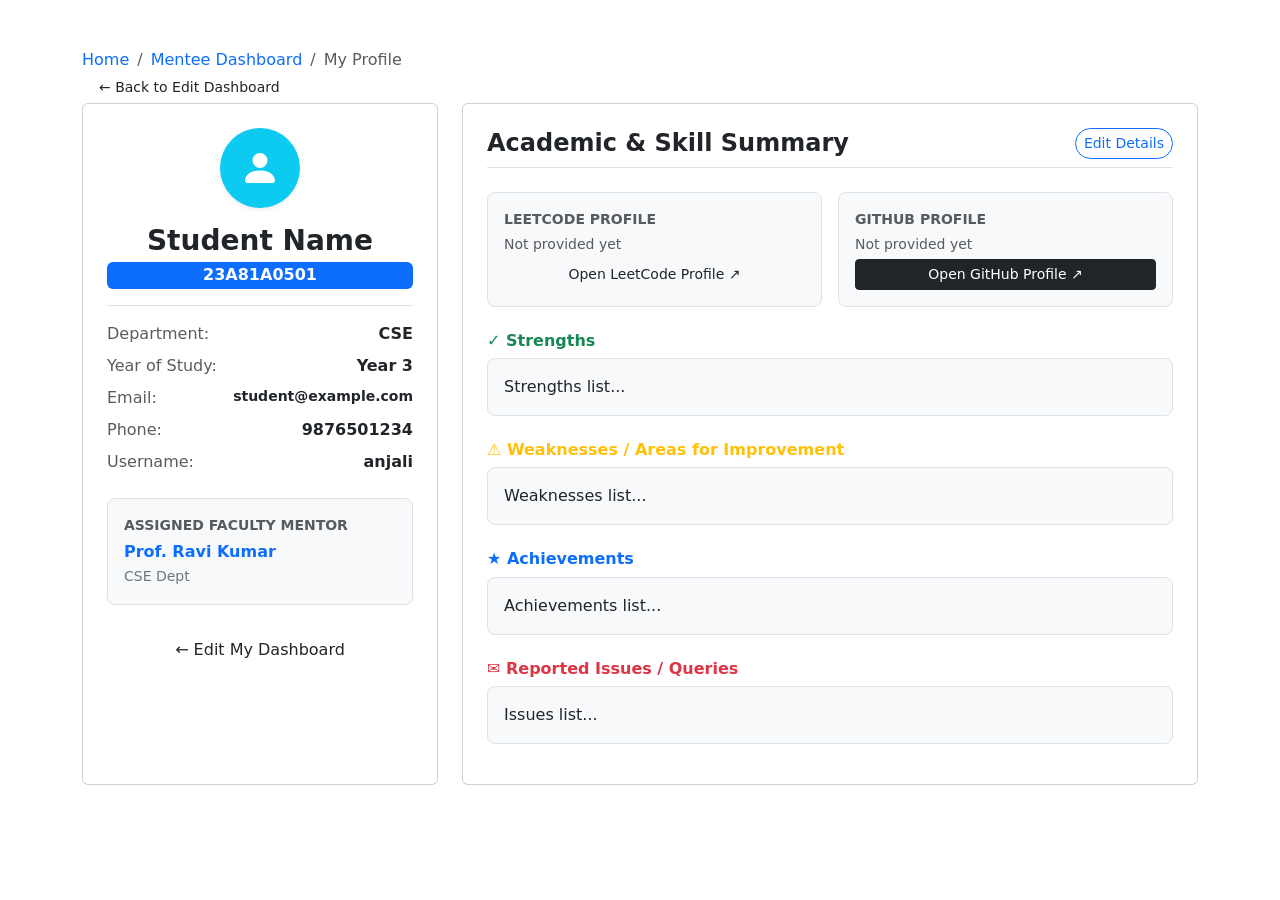
<file: target/classes/templates/mentee/profile.html>
<!DOCTYPE html>
<html xmlns:th="http://www.thymeleaf.org">
<head>
    <meta charset="UTF-8">
    <meta name="viewport" content="width=device-width, initial-scale=1.0">
    <title>My Profile - Mentor Mentee Management System</title>
    <!-- Bootstrap 5 CSS -->
    <link href="https://cdn.jsdelivr.net/npm/bootstrap@5.3.2/dist/css/bootstrap.min.css" rel="stylesheet">
    <!-- Custom CSS -->
    <link th:href="@{/css/style.css}" rel="stylesheet">
</head>
<body>

    <!-- Navbar Fragment -->
    <div th:replace="~{fragments/navbar :: navbar}"></div>

    <main class="container my-5">
        
        <!-- Navigation Breadcrumb Toolbar -->
        <div class="quick-toolbar">
            <nav aria-label="breadcrumb" class="mb-0">
                <ol class="breadcrumb mb-0">
                    <li class="breadcrumb-item"><a th:href="@{/}" class="text-decoration-none">Home</a></li>
                    <li class="breadcrumb-item"><a th:href="@{/mentee/dashboard}" class="text-decoration-none">Mentee Dashboard</a></li>
                    <li class="breadcrumb-item active" aria-current="page">My Profile</li>
                </ol>
            </nav>
            <div class="d-flex gap-2">
                <a th:href="@{/mentee/dashboard}" class="btn btn-primary-custom btn-sm rounded-pill px-3">
                    &larr; Back to Edit Dashboard
                </a>
            </div>
        </div>

        <div class="row g-4">
            <!-- Sidebar Personal Info Card -->
            <div class="col-lg-4">
                <div class="card custom-card p-4 text-center h-100">
                    <div class="bg-info text-white rounded-circle p-3 mx-auto mb-3 d-inline-flex align-items-center justify-content-center shadow-sm" style="width: 80px; height: 80px;">
                        <svg xmlns="http://www.w3.org/2000/svg" width="40" height="40" fill="currentColor" class="bi bi-person-fill" viewBox="0 0 16 16">
                            <path d="M3 14s-1 0-1-1 1-4 6-4 6 3 6 4-1 1-1 1H3zm5-6a3 3 0 1 0 0-6 3 3 0 0 0 0 6z"/>
                        </svg>
                    </div>
                    <h3 class="fw-bold text-dark mb-1" th:text="${mentee.name}">Student Name</h3>
                    <span class="badge bg-primary fs-6 mb-3 d-inline-block" th:text="${mentee.rollNo}">23A81A0501</span>

                    <div class="text-start border-top pt-3">
                        <div class="d-flex justify-content-between mb-2">
                            <span class="text-muted">Department:</span>
                            <strong th:text="${mentee.department}">CSE</strong>
                        </div>
                        <div class="d-flex justify-content-between mb-2">
                            <span class="text-muted">Year of Study:</span>
                            <strong th:text="'Year ' + ${mentee.year}">Year 3</strong>
                        </div>
                        <div class="d-flex justify-content-between mb-2">
                            <span class="text-muted">Email:</span>
                            <strong class="small text-truncate" style="max-width: 180px;" th:text="${mentee.email}">student@example.com</strong>
                        </div>
                        <div class="d-flex justify-content-between mb-2">
                            <span class="text-muted">Phone:</span>
                            <strong th:text="${mentee.phone}">9876501234</strong>
                        </div>
                        <div class="d-flex justify-content-between mb-2">
                            <span class="text-muted">Username:</span>
                            <strong th:text="${mentee.username}">anjali</strong>
                        </div>
                    </div>

                    <!-- Assigned Mentor Card -->
                    <div class="bg-light p-3 rounded-3 border text-start mt-3">
                        <small class="text-muted fw-bold d-block text-uppercase mb-1">Assigned Faculty Mentor</small>
                        <strong class="text-primary d-block fs-6" th:text="${mentee.mentor.name}">Prof. Ravi Kumar</strong>
                        <small class="text-secondary" th:text="${mentee.mentor.department + ' Dept'}">CSE Dept</small>
                    </div>

                    <div class="mt-4">
                        <a th:href="@{/mentee/dashboard}" class="btn btn-outline-custom w-100 py-2">
                            &larr; Edit My Dashboard
                        </a>
                    </div>
                </div>
            </div>

            <!-- Profile Summary Section -->
            <div class="col-lg-8">
                <div class="card custom-card p-4">
                    <h4 class="fw-bold text-dark mb-4 border-bottom pb-2 d-flex align-items-center justify-content-between">
                        <span>Academic & Skill Summary</span>
                        <a th:href="@{/mentee/dashboard}" class="btn btn-sm btn-outline-primary rounded-pill">Edit Details</a>
                    </h4>

                    <!-- Coding Profiles -->
                    <div class="row g-3 mb-4">
                        <div class="col-md-6">
                            <div class="p-3 bg-light rounded-3 border">
                                <small class="text-muted fw-bold d-block text-uppercase mb-1">LeetCode Profile</small>
                                <div th:if="${#strings.isEmpty(mentee.leetcodeUrl)}" class="text-muted italic small">Not provided yet</div>
                                <div th:if="${not #strings.isEmpty(mentee.leetcodeUrl)}">
                                    <a th:href="${mentee.leetcodeUrl}" target="_blank" rel="noopener noreferrer" class="btn btn-sm btn-primary-custom w-100 mt-1">
                                        Open LeetCode Profile &nearr;
                                    </a>
                                </div>
                            </div>
                        </div>
                        <div class="col-md-6">
                            <div class="p-3 bg-light rounded-3 border">
                                <small class="text-muted fw-bold d-block text-uppercase mb-1">GitHub Profile</small>
                                <div th:if="${#strings.isEmpty(mentee.githubUrl)}" class="text-muted italic small">Not provided yet</div>
                                <div th:if="${not #strings.isEmpty(mentee.githubUrl)}">
                                    <a th:href="${mentee.githubUrl}" target="_blank" rel="noopener noreferrer" class="btn btn-sm btn-dark w-100 mt-1">
                                        Open GitHub Profile &nearr;
                                    </a>
                                </div>
                            </div>
                        </div>
                    </div>

                    <!-- Strengths -->
                    <div class="mb-4">
                        <h6 class="fw-bold text-success d-flex align-items-center gap-1">✓ Strengths</h6>
                        <div class="p-3 bg-light rounded-3 border" th:text="${#strings.isEmpty(mentee.strengths) ? 'No strengths recorded.' : mentee.strengths}">Strengths list...</div>
                    </div>

                    <!-- Weaknesses -->
                    <div class="mb-4">
                        <h6 class="fw-bold text-warning d-flex align-items-center gap-1">⚠ Weaknesses / Areas for Improvement</h6>
                        <div class="p-3 bg-light rounded-3 border" th:text="${#strings.isEmpty(mentee.weaknesses) ? 'No weaknesses recorded.' : mentee.weaknesses}">Weaknesses list...</div>
                    </div>

                    <!-- Achievements -->
                    <div class="mb-4">
                        <h6 class="fw-bold text-primary d-flex align-items-center gap-1">★ Achievements</h6>
                        <div class="p-3 bg-light rounded-3 border" th:text="${#strings.isEmpty(mentee.achievements) ? 'No achievements recorded.' : mentee.achievements}">Achievements list...</div>
                    </div>

                    <!-- Issues -->
                    <div class="mb-3">
                        <h6 class="fw-bold text-danger d-flex align-items-center gap-1">✉ Reported Issues / Queries</h6>
                        <div class="p-3 bg-light rounded-3 border" th:text="${#strings.isEmpty(mentee.issues) ? 'No issues reported.' : mentee.issues}">Issues list...</div>
                    </div>
                </div>
            </div>
        </div>
    </main>

    <!-- Footer Fragment -->
    <div th:replace="~{fragments/footer :: footer}"></div>

    <!-- Bootstrap 5 JS -->
    <script src="https://cdn.jsdelivr.net/npm/bootstrap@5.3.2/dist/js/bootstrap.bundle.min.js"></script>
    <script th:src="@{/js/script.js}"></script>
</body>
</html>
</file>
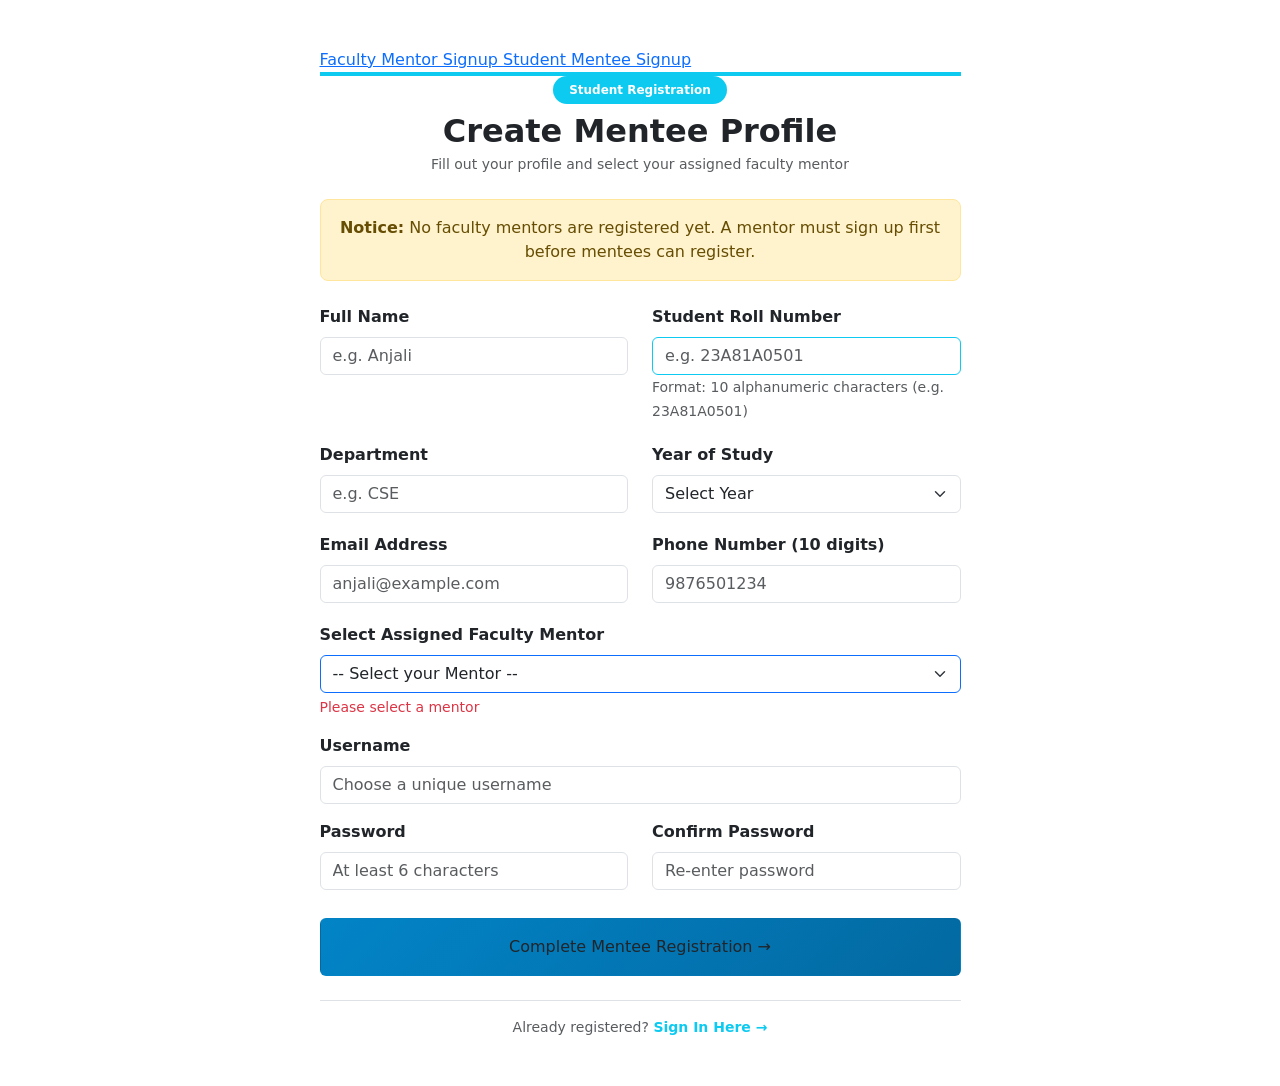
<file: target/classes/templates/mentee/signup.html>
<!DOCTYPE html>
<html xmlns:th="http://www.thymeleaf.org">
<head>
    <meta charset="UTF-8">
    <meta name="viewport" content="width=device-width, initial-scale=1.0">
    <title>Mentee Registration - Mentor Mentee Management System</title>
    <!-- Bootstrap 5 CSS -->
    <link href="https://cdn.jsdelivr.net/npm/bootstrap@5.3.2/dist/css/bootstrap.min.css" rel="stylesheet">
    <!-- Custom CSS -->
    <link th:href="@{/css/style.css}" rel="stylesheet">
</head>
<body>

    <!-- Navbar Fragment -->
    <div th:replace="~{fragments/navbar :: navbar}"></div>

    <main class="container my-5">
        <div class="row justify-content-center">
            <div class="col-md-8 col-lg-7">
                
                <!-- Role Switcher Navigation Bar -->
                <div class="role-toggle-tabs">
                    <a th:href="@{/mentor/signup}" class="role-toggle-tab">
                        Faculty Mentor Signup
                    </a>
                    <a th:href="@{/mentee/signup}" class="role-toggle-tab active">
                        Student Mentee Signup
                    </a>
                </div>

                <div class="form-card border-top border-info border-4">
                    <div class="text-center mb-4">
                        <span class="badge bg-info px-3 py-2 rounded-pill font-weight-bold mb-2">Student Registration</span>
                        <h2 class="fw-bold text-dark mb-1">Create Mentee Profile</h2>
                        <p class="text-muted small mb-0">Fill out your profile and select your assigned faculty mentor</p>
                    </div>

                    <div th:if="${#lists.isEmpty(mentors)}" class="alert alert-warning text-center rounded-3 mb-4" role="alert">
                        <strong>Notice:</strong> No faculty mentors are registered yet. A mentor must sign up first before mentees can register.
                    </div>

                    <form th:action="@{/mentee/signup}" th:object="${menteeSignupDto}" method="post">
                        
                        <div class="row">
                            <div class="col-md-6 mb-3">
                                <label for="name" class="form-label fw-bold text-dark">Full Name</label>
                                <input type="text" th:field="*{name}" class="form-control" id="name" placeholder="e.g. Anjali" required>
                                <div class="text-danger small mt-1" th:if="${#fields.hasErrors('name')}" th:errors="*{name}"></div>
                            </div>
                            <div class="col-md-6 mb-3">
                                <label for="rollNo" class="form-label fw-bold text-dark">Student Roll Number</label>
                                <input type="text" th:field="*{rollNo}" class="form-control border-info" id="rollNo" placeholder="e.g. 23A81A0501" required>
                                <small class="form-text text-muted">Format: 10 alphanumeric characters (e.g. 23A81A0501)</small>
                                <div class="text-danger small mt-1" th:if="${#fields.hasErrors('rollNo')}" th:errors="*{rollNo}"></div>
                            </div>
                        </div>

                        <div class="row">
                            <div class="col-md-6 mb-3">
                                <label for="department" class="form-label fw-bold text-dark">Department</label>
                                <input type="text" th:field="*{department}" class="form-control" id="department" placeholder="e.g. CSE" required>
                                <div class="text-danger small mt-1" th:if="${#fields.hasErrors('department')}" th:errors="*{department}"></div>
                            </div>
                            <div class="col-md-6 mb-3">
                                <label for="year" class="form-label fw-bold text-dark">Year of Study</label>
                                <select th:field="*{year}" class="form-select" id="year" required>
                                    <option value="" disabled selected>Select Year</option>
                                    <option value="1">1st Year</option>
                                    <option value="2">2nd Year</option>
                                    <option value="3">3rd Year</option>
                                    <option value="4">4th Year</option>
                                </select>
                                <div class="text-danger small mt-1" th:if="${#fields.hasErrors('year')}" th:errors="*{year}"></div>
                            </div>
                        </div>

                        <div class="row">
                            <div class="col-md-6 mb-3">
                                <label for="email" class="form-label fw-bold text-dark">Email Address</label>
                                <input type="email" th:field="*{email}" class="form-control" id="email" placeholder="anjali@example.com" required>
                                <div class="text-danger small mt-1" th:if="${#fields.hasErrors('email')}" th:errors="*{email}"></div>
                            </div>
                            <div class="col-md-6 mb-3">
                                <label for="phone" class="form-label fw-bold text-dark">Phone Number (10 digits)</label>
                                <input type="text" th:field="*{phone}" class="form-control" id="phone" placeholder="9876501234" required>
                                <div class="text-danger small mt-1" th:if="${#fields.hasErrors('phone')}" th:errors="*{phone}"></div>
                            </div>
                        </div>

                        <!-- Mentor Selection Dropdown from DB -->
                        <div class="mb-3">
                            <label for="mentorId" class="form-label fw-bold text-dark">Select Assigned Faculty Mentor</label>
                            <select th:field="*{mentorId}" class="form-select border-primary" id="mentorId" required>
                                <option value="" disabled selected>-- Select your Mentor --</option>
                                <option th:each="m : ${mentors}" 
                                        th:value="${m.id}" 
                                        th:text="${m.name + ' (Faculty ID: ' + m.facultyId + ', ' + m.department + ' Dept)'}">Prof. Ravi Kumar (FAC1001)</option>
                            </select>
                            <div class="text-danger small mt-1" th:if="${#fields.hasErrors('mentorId')}" th:errors="*{mentorId}">Please select a mentor</div>
                        </div>

                        <div class="mb-3">
                            <label for="username" class="form-label fw-bold text-dark">Username</label>
                            <input type="text" th:field="*{username}" class="form-control" id="username" placeholder="Choose a unique username" required>
                            <div class="text-danger small mt-1" th:if="${#fields.hasErrors('username')}" th:errors="*{username}"></div>
                        </div>

                        <div class="row">
                            <div class="col-md-6 mb-3">
                                <label for="password" class="form-label fw-bold text-dark">Password</label>
                                <input type="password" th:field="*{password}" class="form-control" id="password" placeholder="At least 6 characters" required>
                                <div class="text-danger small mt-1" th:if="${#fields.hasErrors('password')}" th:errors="*{password}"></div>
                            </div>
                            <div class="col-md-6 mb-3">
                                <label for="confirmPassword" class="form-label fw-bold text-dark">Confirm Password</label>
                                <input type="password" th:field="*{confirmPassword}" class="form-control" id="confirmPassword" placeholder="Re-enter password" required>
                                <div id="passwordMatchHint" class="form-text"></div>
                                <div class="text-danger small mt-1" th:if="${#fields.hasErrors('confirmPassword')}" th:errors="*{confirmPassword}"></div>
                            </div>
                        </div>

                        <button type="submit" class="btn btn-primary-custom w-100 py-3 fs-6 mt-2" style="background: linear-gradient(135deg, #0284c7 0%, #0369a1 100%);">
                            Complete Mentee Registration &rarr;
                        </button>
                    </form>

                    <div class="text-center mt-4 border-top pt-3">
                        <p class="text-muted small mb-0">Already registered? <a th:href="@{/mentee/login}" class="text-info fw-bold text-decoration-none">Sign In Here &rarr;</a></p>
                    </div>
                </div>
            </div>
        </div>
    </main>

    <!-- Footer Fragment -->
    <div th:replace="~{fragments/footer :: footer}"></div>

    <!-- Bootstrap 5 JS -->
    <script src="https://cdn.jsdelivr.net/npm/bootstrap@5.3.2/dist/js/bootstrap.bundle.min.js"></script>
    <script th:src="@{/js/script.js}"></script>
</body>
</html>
</file>
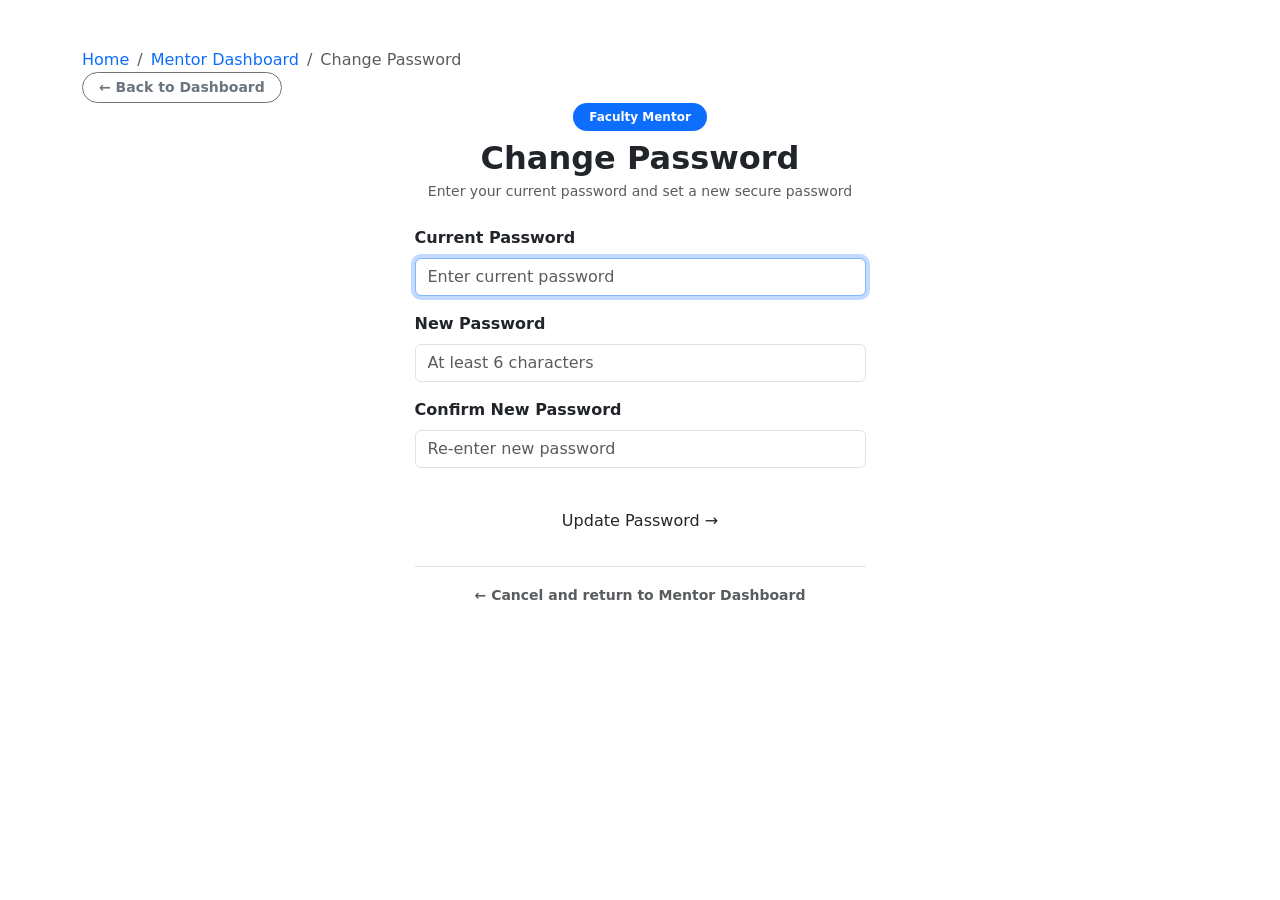
<file: target/classes/templates/mentor/change-password.html>
<!DOCTYPE html>
<html xmlns:th="http://www.thymeleaf.org">
<head>
    <meta charset="UTF-8">
    <meta name="viewport" content="width=device-width, initial-scale=1.0">
    <title>Change Password - Faculty Mentor Portal</title>
    <!-- Bootstrap 5 CSS -->
    <link href="https://cdn.jsdelivr.net/npm/bootstrap@5.3.2/dist/css/bootstrap.min.css" rel="stylesheet">
    <!-- Custom CSS -->
    <link th:href="@{/css/style.css}" rel="stylesheet">
</head>
<body>

    <!-- Navbar Fragment -->
    <div th:replace="~{fragments/navbar :: navbar}"></div>

    <main class="container my-5">
        
        <!-- Navigation Breadcrumb Toolbar -->
        <div class="quick-toolbar">
            <nav aria-label="breadcrumb" class="mb-0">
                <ol class="breadcrumb mb-0">
                    <li class="breadcrumb-item"><a th:href="@{/}" class="text-decoration-none">Home</a></li>
                    <li class="breadcrumb-item"><a th:href="@{/mentor/dashboard}" class="text-decoration-none">Mentor Dashboard</a></li>
                    <li class="breadcrumb-item active" aria-current="page">Change Password</li>
                </ol>
            </nav>
            <div>
                <a th:href="@{/mentor/dashboard}" class="btn btn-outline-secondary btn-sm fw-bold rounded-pill px-3">
                    &larr; Back to Dashboard
                </a>
            </div>
        </div>

        <div class="row justify-content-center">
            <div class="col-md-6 col-lg-5">
                <div class="form-card">
                    <div class="text-center mb-4">
                        <span class="badge bg-primary px-3 py-2 rounded-pill font-weight-bold mb-2">Faculty Mentor</span>
                        <h2 class="fw-bold text-dark mb-1">Change Password</h2>
                        <p class="text-muted small mb-0">Enter your current password and set a new secure password</p>
                    </div>

                    <form th:action="@{/mentor/change-password}" th:object="${changePasswordDto}" method="post">
                        
                        <div class="mb-3">
                            <label for="oldPassword" class="form-label fw-bold text-dark">Current Password</label>
                            <input type="password" th:field="*{oldPassword}" class="form-control" id="oldPassword" placeholder="Enter current password" required autofocus>
                            <div class="text-danger small mt-1" th:if="${#fields.hasErrors('oldPassword')}" th:errors="*{oldPassword}"></div>
                        </div>

                        <div class="mb-3">
                            <label for="password" class="form-label fw-bold text-dark">New Password</label>
                            <input type="password" th:field="*{newPassword}" class="form-control" id="password" placeholder="At least 6 characters" required>
                            <div class="text-danger small mt-1" th:if="${#fields.hasErrors('newPassword')}" th:errors="*{newPassword}"></div>
                        </div>

                        <div class="mb-4">
                            <label for="confirmPassword" class="form-label fw-bold text-dark">Confirm New Password</label>
                            <input type="password" th:field="*{confirmNewPassword}" class="form-control" id="confirmPassword" placeholder="Re-enter new password" required>
                            <div id="passwordMatchHint" class="form-text"></div>
                            <div class="text-danger small mt-1" th:if="${#fields.hasErrors('confirmNewPassword')}" th:errors="*{confirmNewPassword}"></div>
                        </div>

                        <button type="submit" class="btn btn-primary-custom w-100 py-3 fs-6 mb-3">
                            Update Password &rarr;
                        </button>
                    </form>

                    <div class="text-center border-top pt-3">
                        <a th:href="@{/mentor/dashboard}" class="text-muted small text-decoration-none fw-semibold">
                            &larr; Cancel and return to Mentor Dashboard
                        </a>
                    </div>
                </div>
            </div>
        </div>
    </main>

    <!-- Footer Fragment -->
    <div th:replace="~{fragments/footer :: footer}"></div>

    <!-- Bootstrap 5 JS -->
    <script src="https://cdn.jsdelivr.net/npm/bootstrap@5.3.2/dist/js/bootstrap.bundle.min.js"></script>
    <script th:src="@{/js/script.js}"></script>
</body>
</html>
</file>
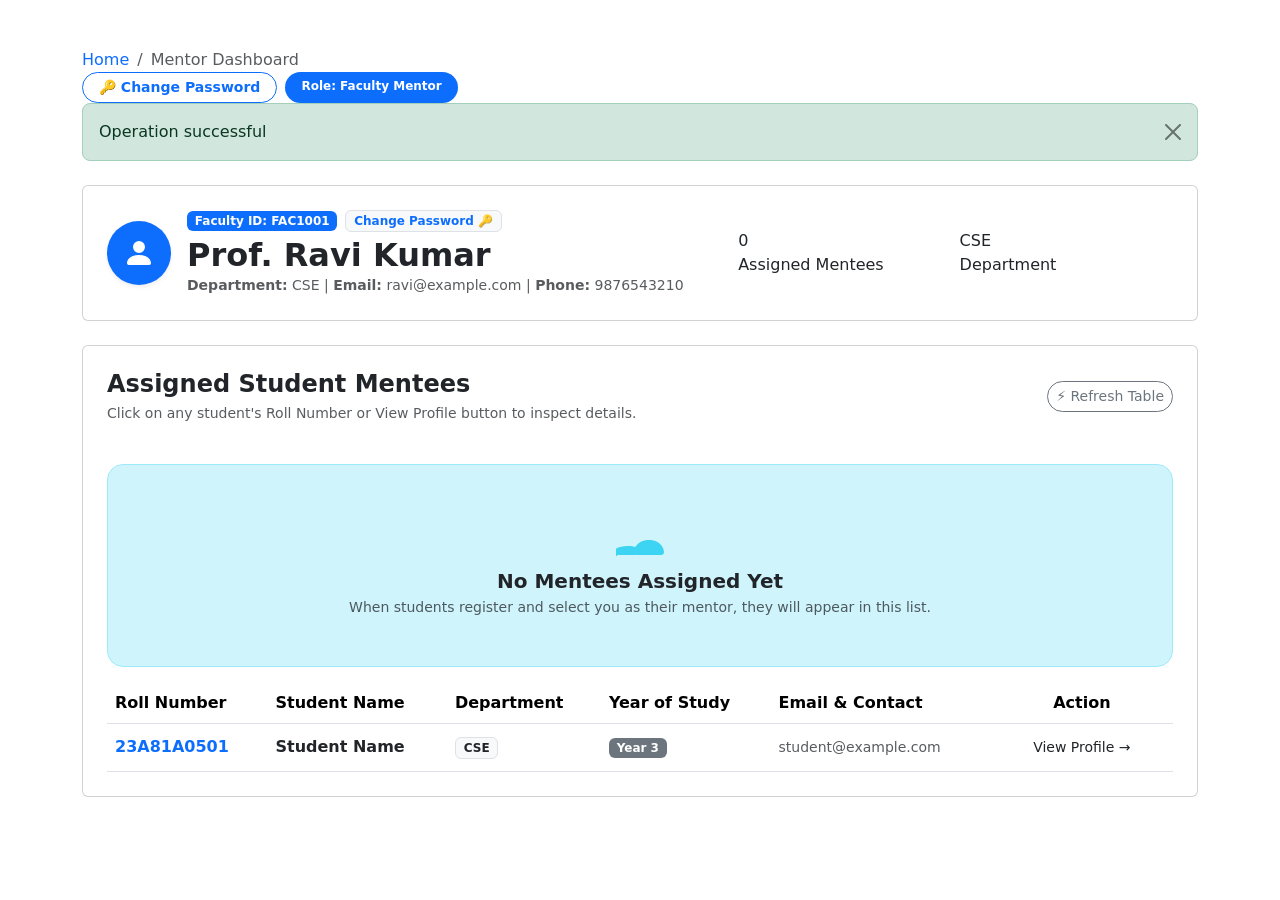
<file: target/classes/templates/mentor/dashboard.html>
<!DOCTYPE html>
<html xmlns:th="http://www.thymeleaf.org">
<head>
    <meta charset="UTF-8">
    <meta name="viewport" content="width=device-width, initial-scale=1.0">
    <title>Mentor Dashboard - Mentor Mentee Management System</title>
    <!-- Bootstrap 5 CSS -->
    <link href="https://cdn.jsdelivr.net/npm/bootstrap@5.3.2/dist/css/bootstrap.min.css" rel="stylesheet">
    <!-- Custom CSS -->
    <link th:href="@{/css/style.css}" rel="stylesheet">
</head>
<body>

    <!-- Navbar Fragment -->
    <div th:replace="~{fragments/navbar :: navbar}"></div>

    <main class="container my-5">
        
        <!-- Navigation Breadcrumb Toolbar -->
        <div class="quick-toolbar">
            <nav aria-label="breadcrumb" class="mb-0">
                <ol class="breadcrumb mb-0">
                    <li class="breadcrumb-item"><a th:href="@{/}" class="text-decoration-none">Home</a></li>
                    <li class="breadcrumb-item active" aria-current="page">Mentor Dashboard</li>
                </ol>
            </nav>
            <div class="d-flex gap-2">
                <a th:href="@{/mentor/change-password}" class="btn btn-outline-primary btn-sm fw-bold rounded-pill px-3">
                    🔑 Change Password
                </a>
                <span class="badge bg-primary px-3 py-2 rounded-pill d-none d-sm-inline-block">Role: Faculty Mentor</span>
            </div>
        </div>

        <!-- Success Alert -->
        <div th:if="${successMessage}" class="alert alert-success alert-dismissible fade show rounded-3 mb-4" role="alert">
            <span th:text="${successMessage}">Operation successful</span>
            <button type="button" class="btn-close" data-bs-dismiss="alert" aria-label="Close"></button>
        </div>

        <!-- Mentor Profile Overview Header -->
        <div class="card custom-card mb-4 p-4">
            <div class="row align-items-center g-3">
                <div class="col-md-7">
                    <div class="d-flex align-items-center gap-3">
                        <div class="bg-primary text-white rounded-circle p-3 d-inline-flex align-items-center justify-content-center shadow-sm" style="width: 64px; height: 64px;">
                            <svg xmlns="http://www.w3.org/2000/svg" width="32" height="32" fill="currentColor" class="bi bi-person-fill" viewBox="0 0 16 16">
                                <path d="M3 14s-1 0-1-1 1-4 6-4 6 3 6 4-1 1-1 1H3zm5-6a3 3 0 1 0 0-6 3 3 0 0 0 0 6z"/>
                            </svg>
                        </div>
                        <div>
                            <div class="d-flex align-items-center gap-2 mb-1">
                                <span class="badge bg-primary text-white" th:text="'Faculty ID: ' + ${mentor.facultyId}">Faculty ID: FAC1001</span>
                                <a th:href="@{/mentor/change-password}" class="badge bg-light text-primary border text-decoration-none">Change Password 🔑</a>
                            </div>
                            <h2 class="fw-bold text-dark mb-0" th:text="${mentor.name}">Prof. Ravi Kumar</h2>
                            <p class="text-muted mb-0 small">
                                <strong>Department:</strong> <span th:text="${mentor.department}">CSE</span> | 
                                <strong>Email:</strong> <span th:text="${mentor.email}">ravi@example.com</span> | 
                                <strong>Phone:</strong> <span th:text="${mentor.phone}">9876543210</span>
                            </p>
                        </div>
                    </div>
                </div>

                <!-- Stats Counters -->
                <div class="col-md-5">
                    <div class="row g-2">
                        <div class="col-6">
                            <div class="stat-box">
                                <div class="stat-number" th:text="${mentees.size()}">0</div>
                                <div class="stat-label">Assigned Mentees</div>
                            </div>
                        </div>
                        <div class="col-6">
                            <div class="stat-box">
                                <div class="stat-number" th:text="${mentor.department}">CSE</div>
                                <div class="stat-label">Department</div>
                            </div>
                        </div>
                    </div>
                </div>
            </div>
        </div>

        <!-- Mentee Table Container -->
        <div class="card custom-card p-4">
            <div class="d-flex flex-column flex-md-row align-items-md-center justify-content-between gap-3 mb-4">
                <div>
                    <h4 class="fw-bold text-dark mb-1">Assigned Student Mentees</h4>
                    <p class="text-muted small mb-0">Click on any student's Roll Number or View Profile button to inspect details.</p>
                </div>
                <div class="d-flex gap-2">
                    <a th:href="@{/mentor/dashboard}" class="btn btn-sm btn-outline-secondary rounded-pill">
                        ⚡ Refresh Table
                    </a>
                </div>
            </div>

            <!-- Empty State -->
            <div th:if="${#lists.isEmpty(mentees)}" class="alert alert-info text-center py-5 my-3 rounded-4" role="alert">
                <svg xmlns="http://www.w3.org/2000/svg" width="48" height="48" fill="currentColor" class="bi bi-people mb-2 text-info opacity-75" viewBox="0 0 16 16">
                    <path d="M15 14s1 0 1-1-1-4-5-4-5 3-5 4 1 1 1 1h8zm-7.978-1A4.772 4.772 0 0 1 7 13c0-.532.1-1.04.284-1.508C6.354 11.206 5.253 11 4 11c-2.43 0-4.407.712-4.908 1.94A.5.5 0 0 0 .5 14h6.022z"/>
                </svg>
                <h5 class="fw-bold text-dark mb-1">No Mentees Assigned Yet</h5>
                <p class="text-muted mb-0 small">When students register and select you as their mentor, they will appear in this list.</p>
            </div>

            <!-- Mentee Table -->
            <div th:if="${not #lists.isEmpty(mentees)}" class="custom-table-container">
                <table class="table table-hover align-middle custom-table mb-0">
                    <thead>
                        <tr>
                            <th>Roll Number</th>
                            <th>Student Name</th>
                            <th>Department</th>
                            <th>Year of Study</th>
                            <th>Email & Contact</th>
                            <th class="text-center">Action</th>
                        </tr>
                    </thead>
                    <tbody>
                        <tr th:each="m : ${mentees}">
                            <td>
                                <a th:href="@{/mentor/mentee/{rollNo}(rollNo=${m.rollNo})}" class="fw-bold text-primary text-decoration-none" th:text="${m.rollNo}">23A81A0501</a>
                            </td>
                            <td>
                                <div class="fw-bold text-dark" th:text="${m.name}">Student Name</div>
                            </td>
                            <td>
                                <span class="badge bg-light text-dark border" th:text="${m.department}">CSE</span>
                            </td>
                            <td>
                                <span class="badge bg-secondary" th:text="'Year ' + ${m.year}">Year 3</span>
                            </td>
                            <td class="small text-muted" th:text="${m.email}">student@example.com</td>
                            <td class="text-center">
                                <a th:href="@{/mentor/mentee/{rollNo}(rollNo=${m.rollNo})}" class="btn btn-sm btn-primary-custom px-3 py-1">
                                    View Profile &rarr;
                                </a>
                            </td>
                        </tr>
                    </tbody>
                </table>
            </div>
        </div>
    </main>

    <!-- Footer Fragment -->
    <div th:replace="~{fragments/footer :: footer}"></div>

    <!-- Bootstrap 5 JS -->
    <script src="https://cdn.jsdelivr.net/npm/bootstrap@5.3.2/dist/js/bootstrap.bundle.min.js"></script>
    <script th:src="@{/js/script.js}"></script>
</body>
</html>
</file>
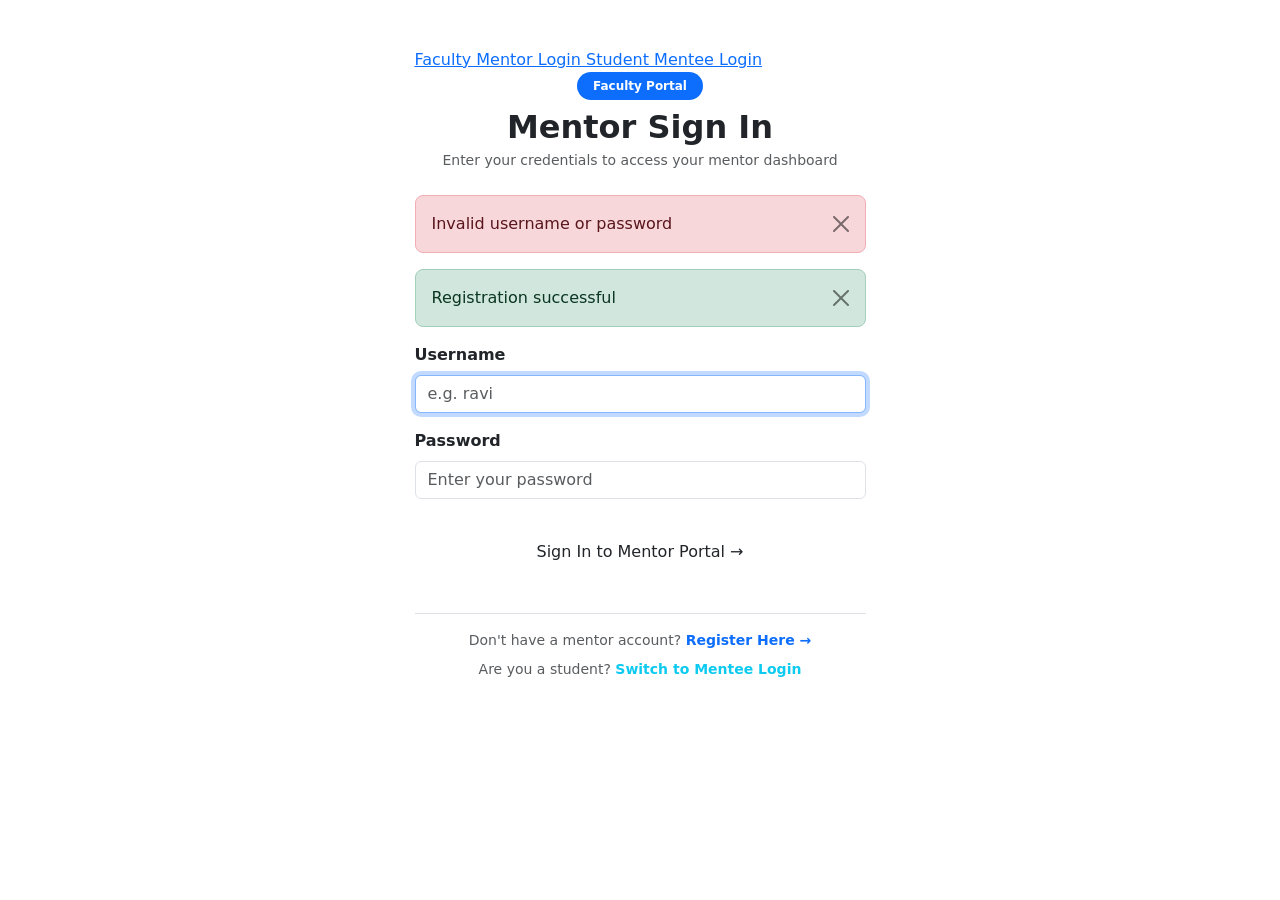
<file: target/classes/templates/mentor/login.html>
<!DOCTYPE html>
<html xmlns:th="http://www.thymeleaf.org">
<head>
    <meta charset="UTF-8">
    <meta name="viewport" content="width=device-width, initial-scale=1.0">
    <title>Mentor Login - Mentor Mentee Management System</title>
    <!-- Bootstrap 5 CSS -->
    <link href="https://cdn.jsdelivr.net/npm/bootstrap@5.3.2/dist/css/bootstrap.min.css" rel="stylesheet">
    <!-- Custom CSS -->
    <link th:href="@{/css/style.css}" rel="stylesheet">
</head>
<body>

    <!-- Navbar Fragment -->
    <div th:replace="~{fragments/navbar :: navbar}"></div>

    <main class="container my-5">
        <div class="row justify-content-center">
            <div class="col-md-6 col-lg-5">
                
                <!-- Role Switcher Navigation Bar -->
                <div class="role-toggle-tabs">
                    <a th:href="@{/mentor/login}" class="role-toggle-tab active">
                        Faculty Mentor Login
                    </a>
                    <a th:href="@{/mentee/login}" class="role-toggle-tab">
                        Student Mentee Login
                    </a>
                </div>

                <div class="form-card">
                    <div class="text-center mb-4">
                        <span class="badge bg-primary px-3 py-2 rounded-pill font-weight-bold mb-2">Faculty Portal</span>
                        <h2 class="fw-bold text-dark mb-1">Mentor Sign In</h2>
                        <p class="text-muted small mb-0">Enter your credentials to access your mentor dashboard</p>
                    </div>

                    <!-- Alerts -->
                    <div th:if="${errorMessage}" class="alert alert-danger alert-dismissible fade show rounded-3" role="alert">
                        <span th:text="${errorMessage}">Invalid username or password</span>
                        <button type="button" class="btn-close" data-bs-dismiss="alert" aria-label="Close"></button>
                    </div>

                    <div th:if="${successMessage}" class="alert alert-success alert-dismissible fade show rounded-3" role="alert">
                        <span th:text="${successMessage}">Registration successful</span>
                        <button type="button" class="btn-close" data-bs-dismiss="alert" aria-label="Close"></button>
                    </div>

                    <form th:action="@{/login}" method="post">
                        <!-- Hidden role field for success handler verification -->
                        <input type="hidden" name="loginType" value="mentor" />

                        <div class="mb-3">
                            <label for="username" class="form-label fw-bold text-dark">Username</label>
                            <input type="text" class="form-control" id="username" name="username" placeholder="e.g. ravi" required autofocus>
                        </div>

                        <div class="mb-4">
                            <label for="password" class="form-label fw-bold text-dark">Password</label>
                            <input type="password" class="form-control" id="password" name="password" placeholder="Enter your password" required>
                        </div>

                        <button type="submit" class="btn btn-primary-custom w-100 py-3 fs-6 mb-3">
                            Sign In to Mentor Portal &rarr;
                        </button>
                    </form>

                    <!-- Navigation Shortcuts -->
                    <div class="text-center mt-3 border-top pt-3">
                        <p class="text-muted small mb-2">Don't have a mentor account? <a th:href="@{/mentor/signup}" class="text-primary fw-bold text-decoration-none">Register Here &rarr;</a></p>
                        <p class="text-muted small mb-0">Are you a student? <a th:href="@{/mentee/login}" class="text-info fw-bold text-decoration-none">Switch to Mentee Login</a></p>
                    </div>
                </div>
            </div>
        </div>
    </main>

    <!-- Footer Fragment -->
    <div th:replace="~{fragments/footer :: footer}"></div>

    <!-- Bootstrap 5 JS -->
    <script src="https://cdn.jsdelivr.net/npm/bootstrap@5.3.2/dist/js/bootstrap.bundle.min.js"></script>
    <script th:src="@{/js/script.js}"></script>
</body>
</html>
</file>
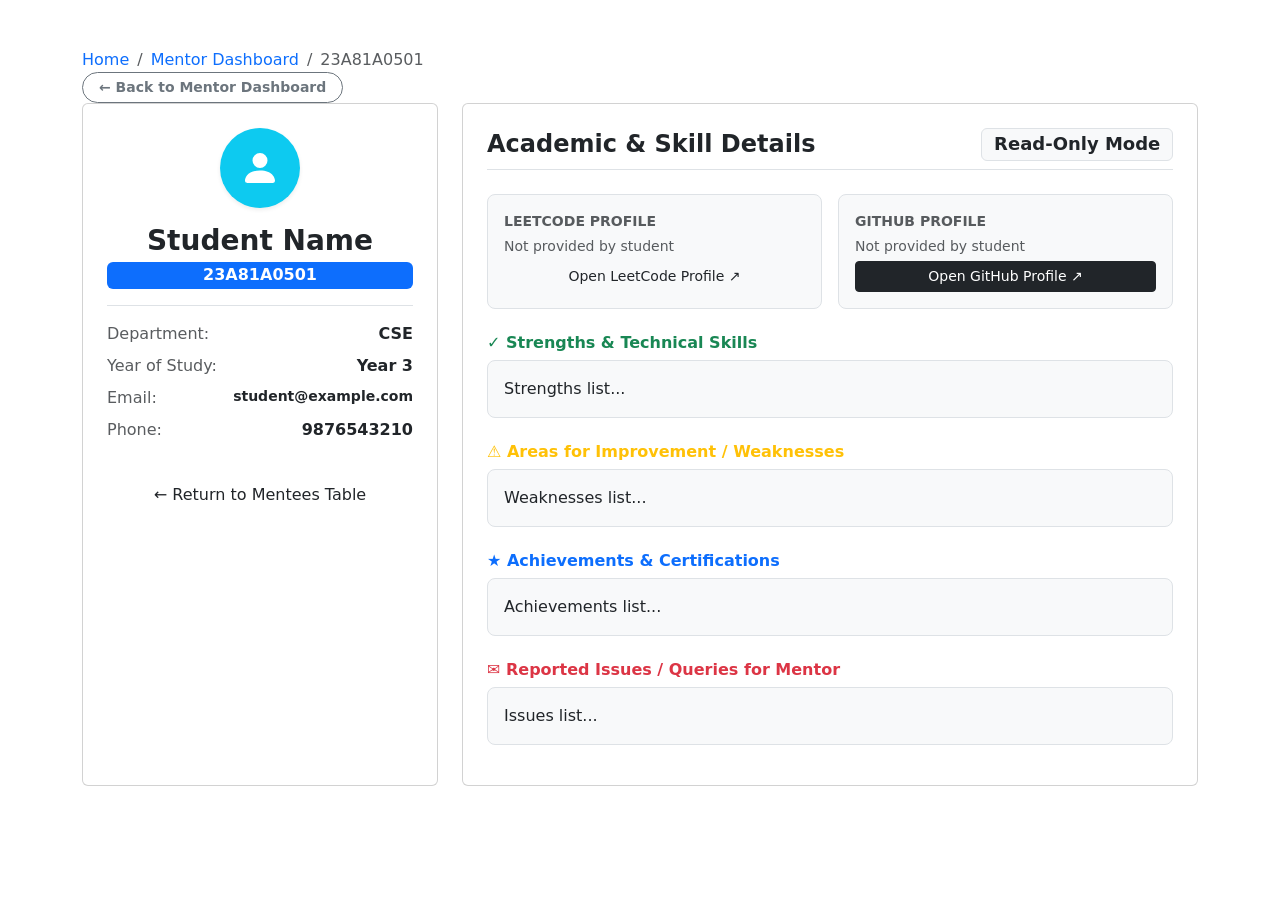
<file: target/classes/templates/mentor/mentee-profile.html>
<!DOCTYPE html>
<html xmlns:th="http://www.thymeleaf.org">
<head>
    <meta charset="UTF-8">
    <meta name="viewport" content="width=device-width, initial-scale=1.0">
    <title>Mentee Profile View - Mentor Mentee Management System</title>
    <!-- Bootstrap 5 CSS -->
    <link href="https://cdn.jsdelivr.net/npm/bootstrap@5.3.2/dist/css/bootstrap.min.css" rel="stylesheet">
    <!-- Custom CSS -->
    <link th:href="@{/css/style.css}" rel="stylesheet">
</head>
<body>

    <!-- Navbar Fragment -->
    <div th:replace="~{fragments/navbar :: navbar}"></div>

    <main class="container my-5">
        
        <!-- Breadcrumb & Toolbar Navigation -->
        <div class="quick-toolbar">
            <nav aria-label="breadcrumb" class="mb-0">
                <ol class="breadcrumb mb-0">
                    <li class="breadcrumb-item"><a th:href="@{/}" class="text-decoration-none">Home</a></li>
                    <li class="breadcrumb-item"><a th:href="@{/mentor/dashboard}" class="text-decoration-none">Mentor Dashboard</a></li>
                    <li class="breadcrumb-item active" aria-current="page" th:text="${mentee.rollNo}">23A81A0501</li>
                </ol>
            </nav>
            <div>
                <!-- Navigation Button Back to Dashboard -->
                <a th:href="@{/mentor/dashboard}" class="btn btn-outline-secondary btn-sm fw-bold rounded-pill px-3">
                    &larr; Back to Mentor Dashboard
                </a>
            </div>
        </div>

        <div class="row g-4">
            <!-- Sidebar Student Summary Card -->
            <div class="col-lg-4">
                <div class="card custom-card p-4 text-center h-100">
                    <div class="bg-info text-white rounded-circle p-3 mx-auto mb-3 d-inline-flex align-items-center justify-content-center shadow-sm" style="width: 80px; height: 80px;">
                        <svg xmlns="http://www.w3.org/2000/svg" width="40" height="40" fill="currentColor" class="bi bi-person-fill" viewBox="0 0 16 16">
                            <path d="M3 14s-1 0-1-1 1-4 6-4 6 3 6 4-1 1-1 1H3zm5-6a3 3 0 1 0 0-6 3 3 0 0 0 0 6z"/>
                        </svg>
                    </div>
                    <h3 class="fw-bold text-dark mb-1" th:text="${mentee.name}">Student Name</h3>
                    <span class="badge bg-primary fs-6 mb-3 d-inline-block" th:text="${mentee.rollNo}">23A81A0501</span>

                    <div class="text-start border-top pt-3">
                        <div class="d-flex justify-content-between mb-2">
                            <span class="text-muted">Department:</span>
                            <strong th:text="${mentee.department}">CSE</strong>
                        </div>
                        <div class="d-flex justify-content-between mb-2">
                            <span class="text-muted">Year of Study:</span>
                            <strong th:text="'Year ' + ${mentee.year}">Year 3</strong>
                        </div>
                        <div class="d-flex justify-content-between mb-2">
                            <span class="text-muted">Email:</span>
                            <strong class="small text-truncate" style="max-width: 180px;" th:text="${mentee.email}">student@example.com</strong>
                        </div>
                        <div class="d-flex justify-content-between mb-2">
                            <span class="text-muted">Phone:</span>
                            <strong th:text="${mentee.phone}">9876543210</strong>
                        </div>
                    </div>

                    <!-- Quick Navigation Button -->
                    <div class="mt-4">
                        <a th:href="@{/mentor/dashboard}" class="btn btn-outline-custom w-100 py-2">
                            &larr; Return to Mentees Table
                        </a>
                    </div>
                </div>
            </div>

            <!-- Profile Details Main Section -->
            <div class="col-lg-8">
                <div class="card custom-card p-4">
                    <h4 class="fw-bold text-dark mb-4 border-bottom pb-2 d-flex align-items-center justify-content-between">
                        <span>Academic & Skill Details</span>
                        <span class="badge bg-light text-dark border">Read-Only Mode</span>
                    </h4>

                    <!-- Coding Profiles External Action Links -->
                    <div class="row g-3 mb-4">
                        <div class="col-md-6">
                            <div class="p-3 bg-light rounded-3 border">
                                <small class="text-muted fw-bold d-block text-uppercase mb-1">LeetCode Profile</small>
                                <div th:if="${#strings.isEmpty(mentee.leetcodeUrl)}" class="text-muted italic small">Not provided by student</div>
                                <div th:if="${not #strings.isEmpty(mentee.leetcodeUrl)}">
                                    <a th:href="${mentee.leetcodeUrl}" target="_blank" rel="noopener noreferrer" class="btn btn-sm btn-primary-custom w-100 mt-1">
                                        Open LeetCode Profile &nearr;
                                    </a>
                                </div>
                            </div>
                        </div>
                        <div class="col-md-6">
                            <div class="p-3 bg-light rounded-3 border">
                                <small class="text-muted fw-bold d-block text-uppercase mb-1">GitHub Profile</small>
                                <div th:if="${#strings.isEmpty(mentee.githubUrl)}" class="text-muted italic small">Not provided by student</div>
                                <div th:if="${not #strings.isEmpty(mentee.githubUrl)}">
                                    <a th:href="${mentee.githubUrl}" target="_blank" rel="noopener noreferrer" class="btn btn-sm btn-dark w-100 mt-1">
                                        Open GitHub Profile &nearr;
                                    </a>
                                </div>
                            </div>
                        </div>
                    </div>

                    <!-- Strengths -->
                    <div class="mb-4">
                        <h6 class="fw-bold text-success d-flex align-items-center gap-1">
                            ✓ Strengths & Technical Skills
                        </h6>
                        <div class="p-3 bg-light rounded-3 border" th:text="${#strings.isEmpty(mentee.strengths) ? 'No strengths recorded by student.' : mentee.strengths}">Strengths list...</div>
                    </div>

                    <!-- Weaknesses -->
                    <div class="mb-4">
                        <h6 class="fw-bold text-warning d-flex align-items-center gap-1">
                            ⚠ Areas for Improvement / Weaknesses
                        </h6>
                        <div class="p-3 bg-light rounded-3 border" th:text="${#strings.isEmpty(mentee.weaknesses) ? 'No weaknesses recorded by student.' : mentee.weaknesses}">Weaknesses list...</div>
                    </div>

                    <!-- Achievements -->
                    <div class="mb-4">
                        <h6 class="fw-bold text-primary d-flex align-items-center gap-1">
                            ★ Achievements & Certifications
                        </h6>
                        <div class="p-3 bg-light rounded-3 border" th:text="${#strings.isEmpty(mentee.achievements) ? 'No achievements recorded by student.' : mentee.achievements}">Achievements list...</div>
                    </div>

                    <!-- Reported Issues -->
                    <div class="mb-3">
                        <h6 class="fw-bold text-danger d-flex align-items-center gap-1">
                            ✉ Reported Issues / Queries for Mentor
                        </h6>
                        <div class="p-3 bg-light rounded-3 border" th:text="${#strings.isEmpty(mentee.issues) ? 'No issues reported.' : mentee.issues}">Issues list...</div>
                    </div>
                </div>
            </div>
        </div>
    </main>

    <!-- Footer Fragment -->
    <div th:replace="~{fragments/footer :: footer}"></div>

    <!-- Bootstrap 5 JS -->
    <script src="https://cdn.jsdelivr.net/npm/bootstrap@5.3.2/dist/js/bootstrap.bundle.min.js"></script>
    <script th:src="@{/js/script.js}"></script>
</body>
</html>
</file>
